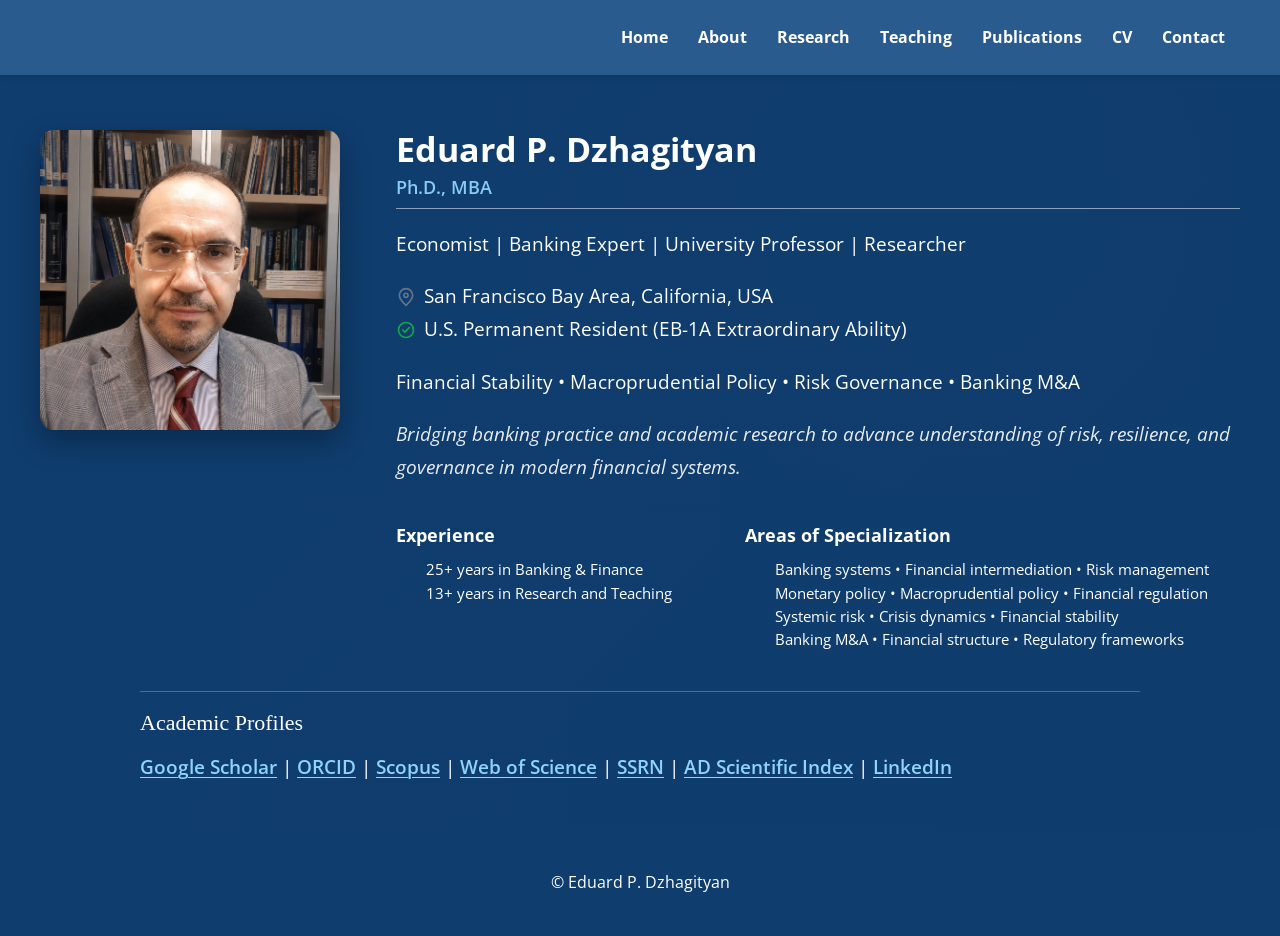
<file: index.html>
<!DOCTYPE html>

<html lang="en">

<head>
<meta charset="UTF-8">
<meta name="viewport" content="width=device-width, initial-scale=1.0">

<title>Eduard P. Dzhagityan</title>

<meta name="description" content="Eduard P. Dzhagityan, Ph.D., MBA — economist, university professor, researcher, and banking expert specializing in financial stability, macroprudential policy, systemic risk, risk governance, banking regulation, and banking M&A.">

<link rel="stylesheet" href="style.css">
</head>

<body>

<nav>
<a href="index.html">Home</a>
<a href="about.html">About</a>
<a href="research.html">Research</a>
<a href="teaching.html">Teaching</a>
<a href="publications.html">Publications</a>
<a href="cv.html">CV</a>
<a href="contact.html">Contact</a>
</nav>

<header>

<div class="container">

<div class="hero">

<img src="profile-new.jpg" alt="Eduard P. Dzhagityan">

<div class="hero-text">

<h1>
Eduard P. Dzhagityan
<span class="degrees">Ph.D., MBA</span>
</h1>

<p>
Economist | Banking Expert | University Professor | Researcher
</p>

<p class="residency-status">
<svg aria-hidden="true" width="20" height="20" viewBox="0 0 24 24" fill="none" stroke="#64748b" stroke-width="2" stroke-linecap="round" stroke-linejoin="round" style="vertical-align:-4px;margin-right:8px"><path d="M20 10c0 5-8 12-8 12S4 15 4 10a8 8 0 1 1 16 0Z"/><circle cx="12" cy="10" r="2.5"/></svg>San Francisco Bay Area, California, USA<br>
<svg aria-hidden="true" width="20" height="20" viewBox="0 0 24 24" fill="none" stroke="#16a34a" stroke-width="2" stroke-linecap="round" stroke-linejoin="round" style="vertical-align:-4px;margin-right:8px"><circle cx="12" cy="12" r="9"/><path d="m8 12 2.5 2.5L16 9"/></svg>U.S. Permanent Resident (EB-1A Extraordinary Ability)
</p>

<p>    
Financial Stability • Macroprudential Policy • Risk Governance • Banking M&A
</p>

<p style="font-style:italic; opacity:0.9;">
Bridging banking practice and academic research to advance understanding of risk, resilience, and governance in modern financial systems.
</p>

<div class="hero-highlights">
  <div>
    <strong>Experience</strong>
    <div style="margin-top:4px; margin-left:30px;">
        25+ years in Banking & Finance<br>
        13+ years in Research and Teaching
    </div>
</div>

  <div style="padding-left:15px;">
    <strong>Areas of Specialization</strong>
    <div style="margin-top:4px; margin-left:30px;">
        Banking systems • Financial intermediation • Risk management<br>
        Monetary policy • Macroprudential policy • Financial regulation<br>
        Systemic risk • Crisis dynamics • Financial stability<br>
        Banking M&A • Financial structure • Regulatory frameworks
    </div>
</div>
</div>




</div>
</div>
</div>
<div class="academic-profiles">
    <strong>Academic Profiles</strong>

<a href="https://scholar.google.com/citations?user=ScvrYH0AAAAJ" target="_blank">Google Scholar</a> |
<a href="https://orcid.org/0000-0003-3164-4696" target="_blank">ORCID</a> |
<a href="https://www.scopus.com/authid/detail.uri?authorId=57206865090" target="_blank">Scopus</a> |
<a href="https://www.webofscience.com/wos/author/record/E-4802-2016" target="_blank">Web of Science</a> |
<a href="https://papers.ssrn.com/sol3/papers.cfm?abstract_id=3195823" target="_blank">SSRN</a> |
<a href="https://adscientificindex.com/scientist/eduard-dzhagityan/5944820/" target="_blank">AD Scientific Index</a> |
<a href="https://www.linkedin.com/in/eduard-dzhagityan-02162433/" target="_blank">LinkedIn</a>
</div>
</header>

<footer>
© Eduard P. Dzhagityan
</footer>

</body>
</html>
</file>
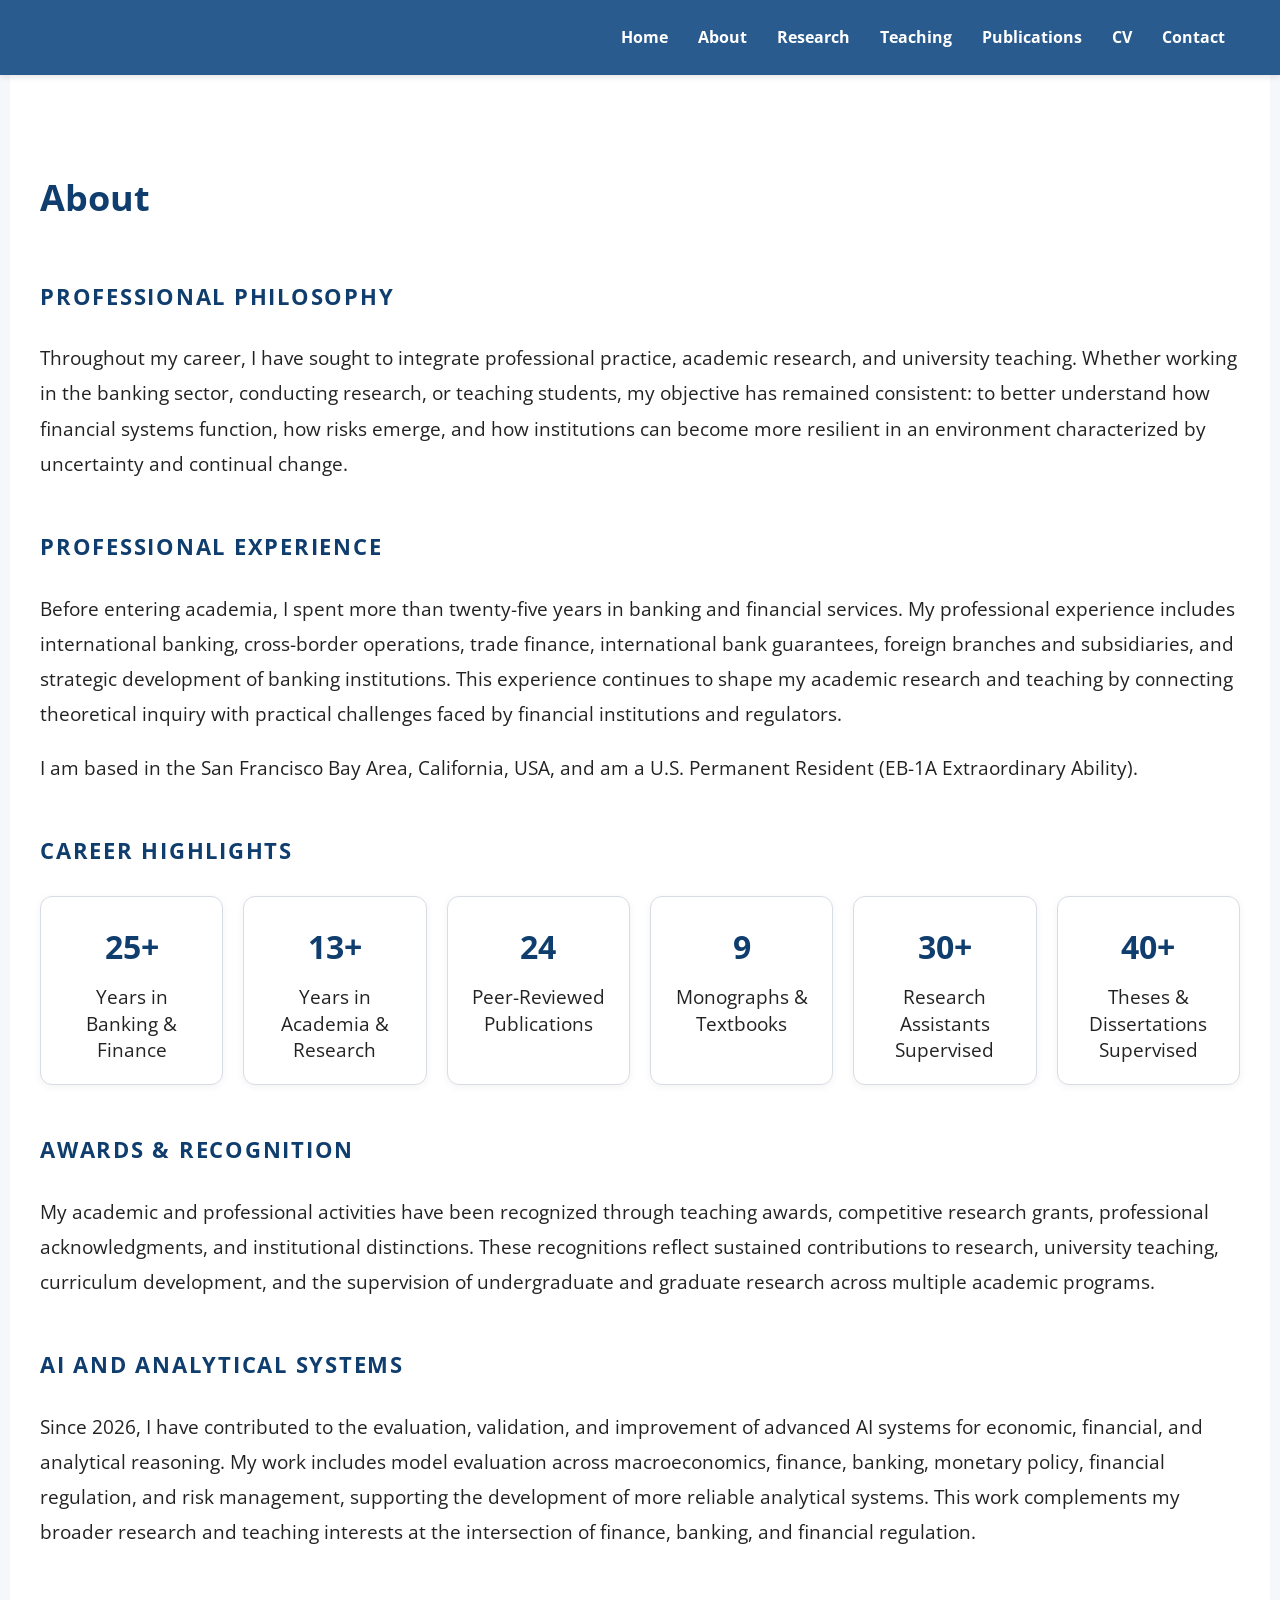
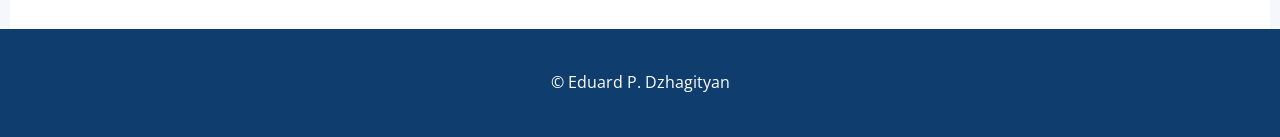
<file: about.html>
<!DOCTYPE html>
<html lang="en">
<head>
<meta charset="UTF-8">
<meta name="viewport" content="width=device-width, initial-scale=1.0">
<title>About | Eduard P. Dzhagityan</title>
<link rel="stylesheet" href="style.css">
</head>

<body>

<nav>
<a href="index.html">Home</a>
<a href="about.html">About</a>
<a href="research.html">Research</a>
<a href="teaching.html">Teaching</a>
<a href="publications.html">Publications</a>
<a href="cv.html">CV</a>
<a href="contact.html">Contact</a>
</nav>

<section class="page-section">

<h1>About</h1>

<h2>Professional Philosophy</h2>

<p>
Throughout my career, I have sought to integrate professional practice, academic research, and university teaching. Whether working in the banking sector, conducting research, or teaching students, my objective has remained consistent: to better understand how financial systems function, how risks emerge, and how institutions can become more resilient in an environment characterized by uncertainty and continual change.
</p>

<h2>Professional Experience</h2>

<p>
Before entering academia, I spent more than twenty-five years in banking and financial services. My professional experience includes international banking, cross-border operations, trade finance, international bank guarantees, foreign branches and subsidiaries, and strategic development of banking institutions. This experience continues to shape my academic research and teaching by connecting theoretical inquiry with practical challenges faced by financial institutions and regulators.
</p>

<p>
I am based in the San Francisco Bay Area, California, USA, and am a U.S. Permanent Resident (EB-1A Extraordinary Ability).
</p>

<h2>Career Highlights</h2>

<div class="highlights-grid">

<div class="highlight-card">
<strong>25+</strong>
<span>Years in Banking & Finance</span>
</div>

<div class="highlight-card">
<strong>13+</strong>
<span>Years in Academia & Research</span>
</div>

<div class="highlight-card">
<strong>24</strong>
<span>Peer-Reviewed Publications</span>
</div>

<div class="highlight-card">
<strong>9</strong>
<span>Monographs & Textbooks</span>
</div>

<div class="highlight-card">
<strong>30+</strong>
<span>Research Assistants Supervised</span>
</div>

<div class="highlight-card">
<strong>40+</strong>
<span>Theses & Dissertations Supervised</span>
</div>

</div>

<h2>Awards & Recognition</h2>

<p>
My academic and professional activities have been recognized through teaching awards, competitive research grants, professional acknowledgments, and institutional distinctions. These recognitions reflect sustained contributions to research, university teaching, curriculum development, and the supervision of undergraduate and graduate research across multiple academic programs.
</p>

<h2>AI and Analytical Systems</h2>

<p>
Since 2026, I have contributed to the evaluation, validation, and improvement of advanced AI systems for economic, financial, and analytical reasoning. My work includes model evaluation across macroeconomics, finance, banking, monetary policy, financial regulation, and risk management, supporting the development of more reliable analytical systems. This work complements my broader research and teaching interests at the intersection of finance, banking, and financial regulation.
</p>
  
</section>

<footer>
© Eduard P. Dzhagityan
</footer>

</body>
</html>
</file>
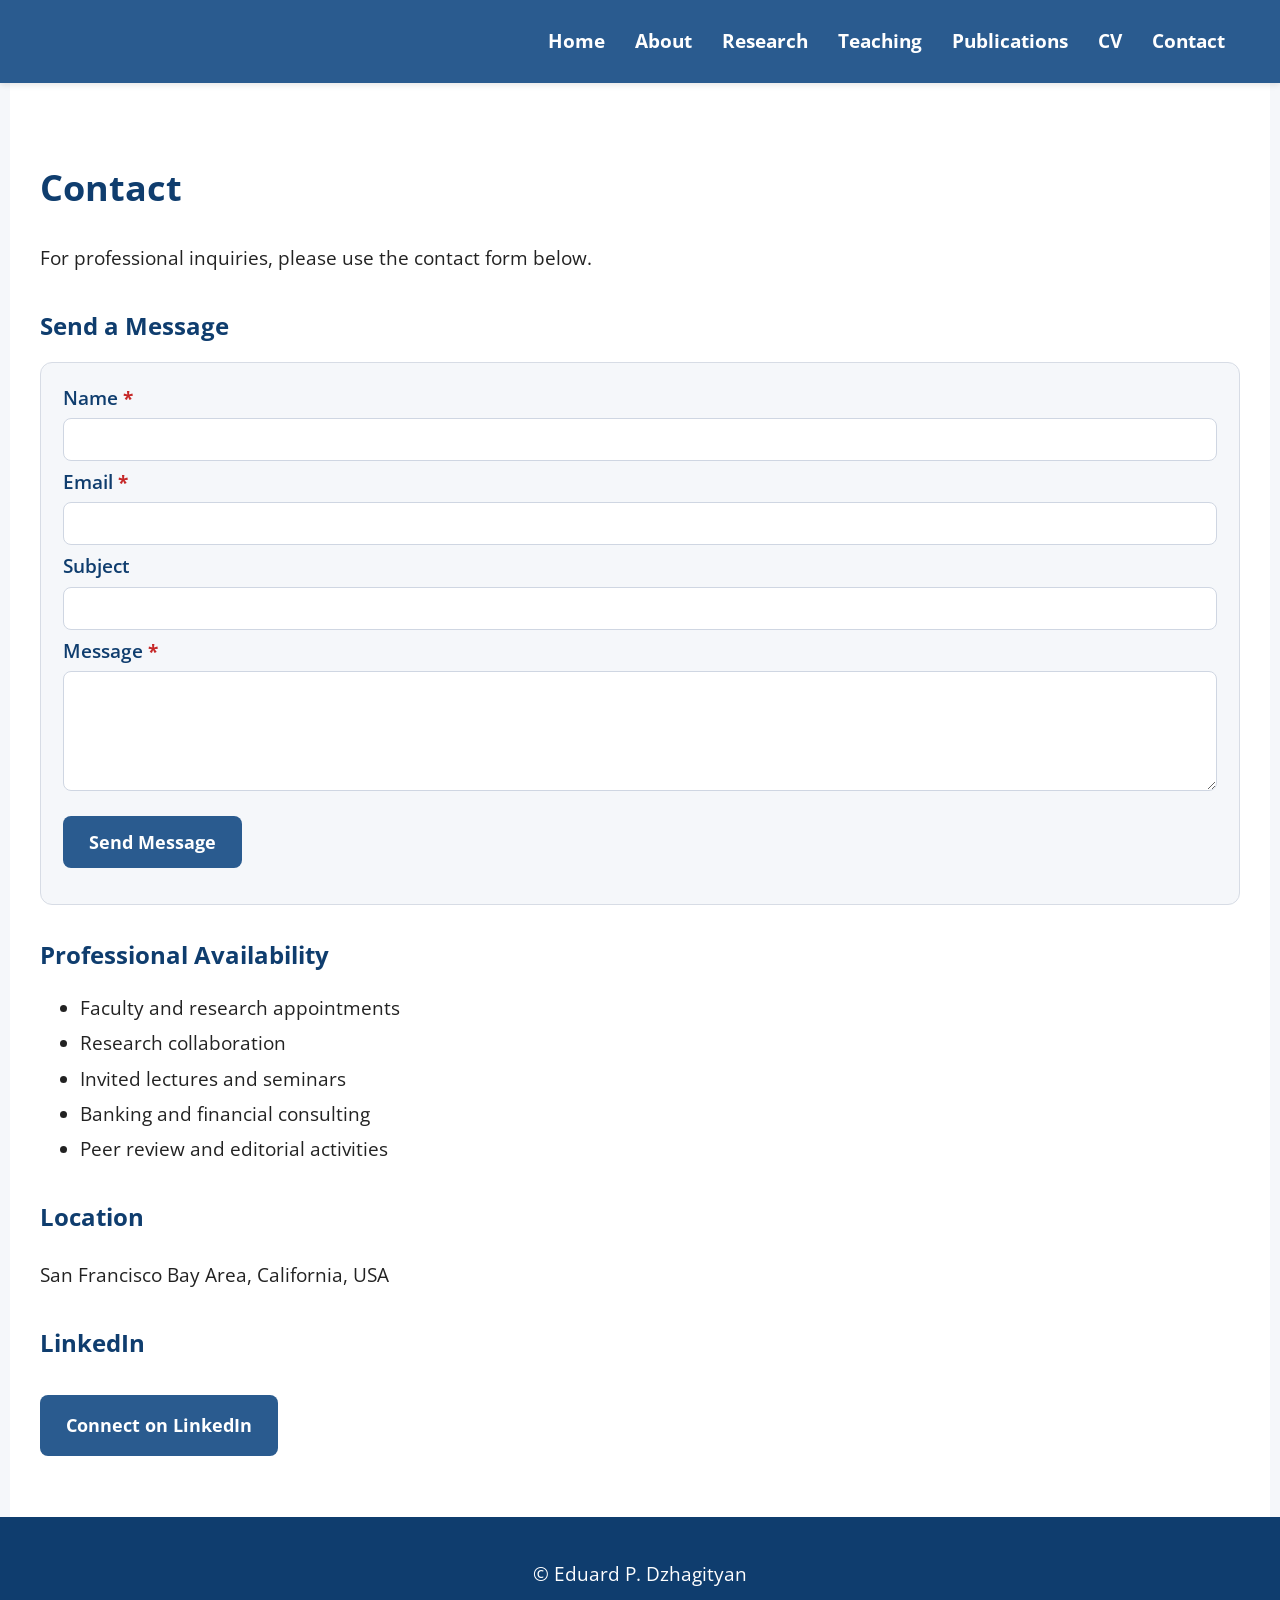
<file: contact.html>
<!DOCTYPE html>
<html lang="en">
<head>
<meta charset="UTF-8">
<meta name="viewport" content="width=device-width, initial-scale=1.0">

<link rel="preconnect" href="https://fonts.googleapis.com">
<link rel="preconnect" href="https://fonts.gstatic.com" crossorigin>
<link href="https://fonts.googleapis.com/css2?family=Open+Sans:wght@400;600;700&display=swap" rel="stylesheet">

<title>Contact | Eduard P. Dzhagityan</title>

<style>
body{
    margin:0;
    font-family:"Open Sans", Arial, sans-serif;
    font-size:19px;
    background:#f5f7fa;
    color:#222;
    line-height:1.85;
}
#form-status{
    margin:18px 0 0;
    color:#0f3d6e;
    font-style:italic;
    font-weight:600;
}

nav{
    background:#2a5b8f;
    padding:24px 40px;
    box-shadow:0 2px 6px rgba(0,0,0,.1);
    position:sticky;
    top:0;
    z-index:10;
    display:flex;
    justify-content:flex-end;
    align-items:center;
}

nav a{
    margin:0 15px;
    text-decoration:none;
    color:white;
    font-weight:bold;
}

nav a:hover{
    color:#8fd3ff;
}

section{
    max-width:1200px;
    margin:auto;
    padding:42px 30px;
    background:white;
}

h1{
    color:#0f3d6e;
    font-size:36px;
    margin-bottom:18px;
}

h2{
    color:#0f3d6e;
    font-size:24px;
    margin-top:28px;
    margin-bottom:14px;
}

.contact-box{
    background:#f5f7fa;
    border:1px solid #d7dce5;
    border-radius:12px;
    padding:18px 22px;
    margin-top:14px;
}

.form-row{
    margin-bottom:4px;
}

label{
    display:block;
    font-weight:600;
    margin-bottom:2px;
    color:#0f3d6e;
}

.required{
    color:#c62828;
    font-weight:700;
}

input,
textarea{
    width:100%;
    box-sizing:border-box;
    padding:9px 14px;
    font-family:"Open Sans", Arial, sans-serif;
    font-size:17px;
    border:1px solid #cfd6e2;
    border-radius:8px;
}

textarea{
    min-height:120px;
    resize:vertical;
}

.button{
    display:inline-block;
    margin-top:10px;
    padding:14px 26px;
    background:#2a5b8f;
    color:white;
    text-decoration:none;
    font-weight:bold;
    border:none;
    border-radius:8px;
    cursor:pointer;
    font-family:"Open Sans", Arial, sans-serif;
    font-size:18px;
}

.button:hover{
    background:#1f4873;
}

ul{
    margin-top:10px;
}

footer{
    text-align:center;
    padding:40px;
    background:#0f3d6e;
    color:white;
}
</style>
</head>

<body>

<nav>
<a href="index.html">Home</a>
<a href="about.html">About</a>
<a href="research.html">Research</a>
<a href="teaching.html">Teaching</a>
<a href="publications.html">Publications</a>
<a href="cv.html">CV</a>
<a href="contact.html">Contact</a>
</nav>

<section>

<h1>Contact</h1>

<p>
For professional inquiries, please use the contact form below.
</p>

<h2>Send a Message</h2>

<div class="contact-box">

<form id="contact-form">

<div style="display:none;">
    <label>
        Leave this field empty
        <input type="text" name="_gotcha">
    </label>
</div>

<div class="form-row">
<label for="name">Name <span class="required">*</span></label>
<input type="text" id="name" name="name" autocomplete="name" required>
</div>

<div class="form-row">
<label for="email">Email <span class="required">*</span></label>
<input type="email" id="email" name="email" autocomplete="email" required>
</div>

<div class="form-row">
<label for="subject">Subject</label>
<input type="text" id="subject" name="subject">
</div>

<div class="form-row">
<label for="message">Message <span class="required">*</span></label>
<textarea id="message" name="message" required></textarea>
</div>

<button class="button" type="submit">Send Message</button>
<p id="form-status" role="status"></p>

</form>

</div>

<h2>Professional Availability</h2>

<ul>
<li>Faculty and research appointments</li>
<li>Research collaboration</li>
<li>Invited lectures and seminars</li>
<li>Banking and financial consulting</li>
<li>Peer review and editorial activities</li>
</ul>

<h2>Location</h2>

<p>
San Francisco Bay Area, California, USA
</p>

<h2>LinkedIn</h2>

<p>
<a
    class="button"
    href="https://www.linkedin.com/in/eduard-dzhagityan-02162433/"
    target="_blank"
    rel="noopener noreferrer"
>
Connect on LinkedIn
</a>
</p>

</section>

<footer>
© Eduard P. Dzhagityan
</footer>

<script>
const form = document.getElementById("contact-form");
const status = document.getElementById("form-status");

form.addEventListener("submit", async (event) => {
  event.preventDefault();

  const button = form.querySelector('button[type="submit"]');
  button.disabled = true;
  button.textContent = "Sending...";
  status.textContent = "";

  try {
    const data = new FormData(form);
    const response = await fetch(
      "https://contact-verification.dzhagityan.workers.dev/submit",
      {
        method: "POST",
        headers: { "Content-Type": "application/json" },
        body: JSON.stringify({
          name: data.get("name").trim(),
          email: data.get("email").trim(),
          subject: data.get("subject").trim(),
          message: data.get("message").trim()
        })
      }
    );

    const result = await response.json();

    if (!response.ok) {
      throw new Error(result.error || "Unable to send the message.");
    }

    form.reset();
    status.textContent =
      "Please check your email and click the confirmation link to send your message.";
  } catch (error) {
    status.textContent =
      "The message could not be sent. Please try again.";
  } finally {
    button.disabled = false;
    button.textContent = "Send Message";
  }
});
</script>
    
</body>
</html>
</file>
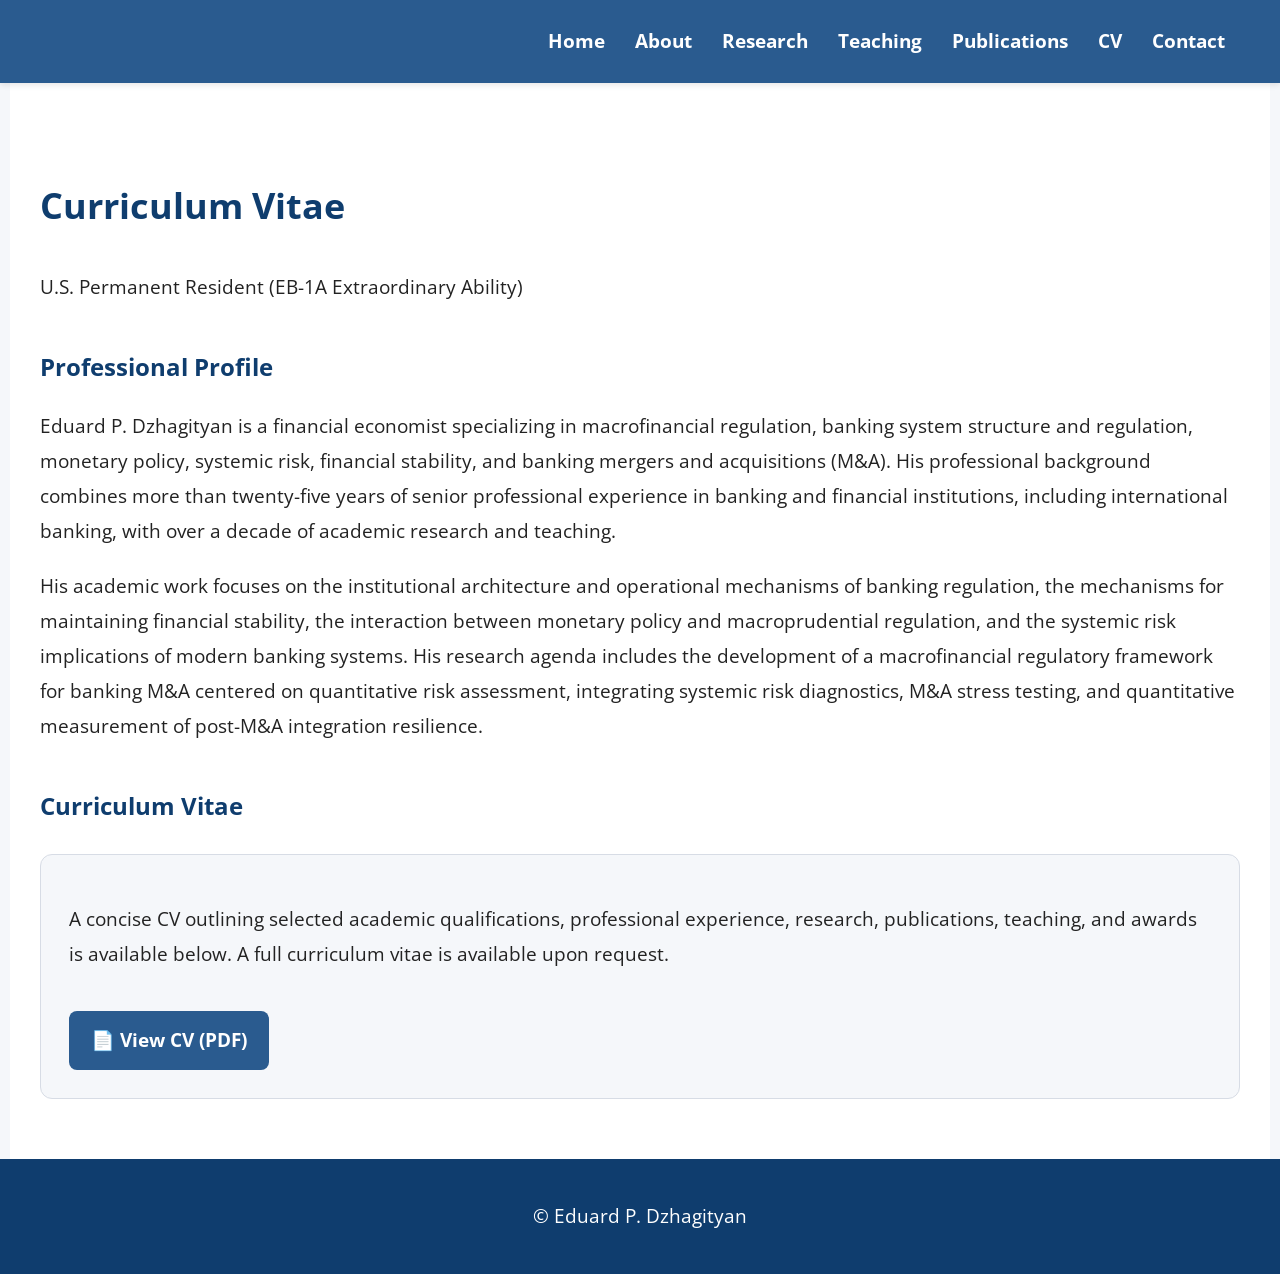
<file: cv.html>
<!DOCTYPE html>
<html lang="en">
<head>
<meta charset="UTF-8">
<meta name="viewport" content="width=device-width, initial-scale=1.0">
<link rel="preconnect" href="https://fonts.googleapis.com">
<link rel="preconnect" href="https://fonts.gstatic.com" crossorigin>
<link href="https://fonts.googleapis.com/css2?family=Open+Sans:wght@400;600;700&display=swap" rel="stylesheet">
<title>CV | Eduard P. Dzhagityan</title>

<style>
body{
    margin:0;
    font-family:"Open Sans", Arial, sans-serif;
    font-size:19px;
    background:#f5f7fa;
    color:#222;
    line-height:1.85;
}

nav{
    background:#2a5b8f;
    padding:24px 40px;
    box-shadow:0 2px 6px rgba(0,0,0,.1);
    position:sticky;
    top:0;
    z-index:10;
    display:flex;
    justify-content:flex-end;
    align-items:center;
}

nav a{
    margin:0 15px;
    text-decoration:none;
    color:white;
    font-weight:bold;
}

nav a:hover{
    color:#8fd3ff;
}

section{
    max-width:1200px;
    margin:auto;
    padding:60px 30px;
    background:white;
}

h1{
    color:#0f3d6e;
    font-size:36px;
    margin-bottom:30px;
}

h2{
    color:#0f3d6e;
    font-size:24px;
    margin-top:40px;
}

.cv-box{
    background:#f5f7fa;
    border:1px solid #d7dce5;
    border-radius:12px;
    padding:28px;
    margin-top:25px;
}

.button{
    display:inline-block;
    margin-top:20px;
    padding:12px 22px;
    background:#2a5b8f;
    color:white;
    text-decoration:none;
    font-weight:bold;
    border-radius:8px;
}

.button:hover{
    background:#1f4873;
}

footer{
    text-align:center;
    padding:40px;
    background:#0f3d6e;
    color:white;
}
</style>
</head>

<body>

<nav>
<a href="index.html">Home</a>
<a href="about.html">About</a>
<a href="research.html">Research</a>
<a href="teaching.html">Teaching</a>
<a href="publications.html">Publications</a>
<a href="cv.html">CV</a>
<a href="contact.html">Contact</a>
</nav>

<section>

<h1>Curriculum Vitae</h1>

<p>U.S. Permanent Resident (EB-1A Extraordinary Ability)</p>

<h2>Professional Profile</h2>

<p>
Eduard P. Dzhagityan is a financial economist specializing in macrofinancial regulation,
banking system structure and regulation, monetary policy, systemic risk, financial stability, and banking
mergers and acquisitions (M&A). His professional background combines more than twenty-five
years of senior professional experience in banking and financial institutions, including
international banking, with over a decade of academic research and teaching.
</p>

<p>
His academic work focuses on the institutional architecture and operational mechanisms of
banking regulation, the mechanisms for maintaining financial stability, the interaction between
monetary policy and macroprudential regulation, and the systemic risk implications of modern
banking systems. His research agenda includes the development of a macrofinancial regulatory
framework for banking M&A centered on quantitative risk assessment, integrating systemic risk
diagnostics, M&A stress testing, and quantitative measurement of post-M&A integration
resilience.
</p>

<h2>Curriculum Vitae</h2>

<div class="cv-box">
<p>
A concise CV outlining selected academic qualifications, professional experience,
research, publications, teaching, and awards is available below. A full curriculum
vitae is available upon request.
</p>

<a class="button" href="Eduard_Dzhagityan_CV.pdf" target="_blank" rel="noopener noreferrer">
    📄 View CV (PDF)
</a>
</div>

</section>

<footer>
© Eduard P. Dzhagityan
</footer>

</body>
</html>
</file>
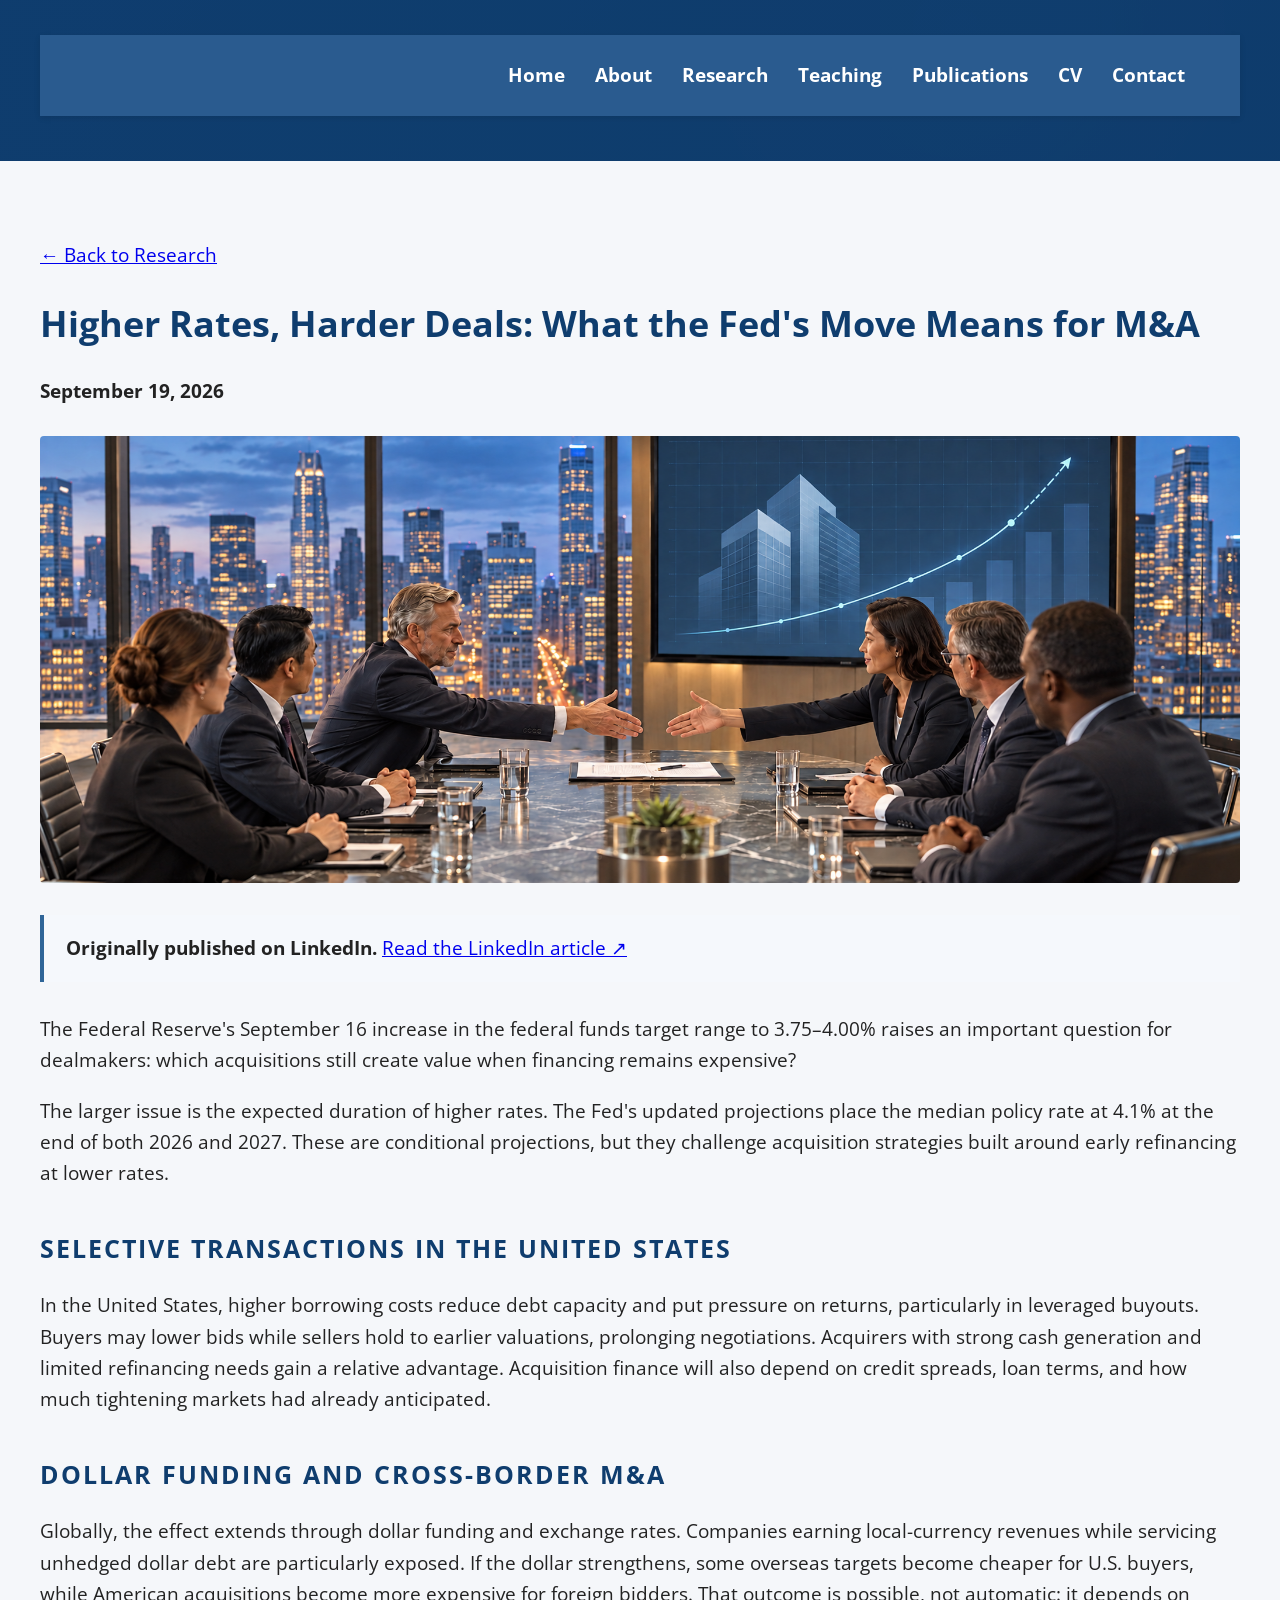
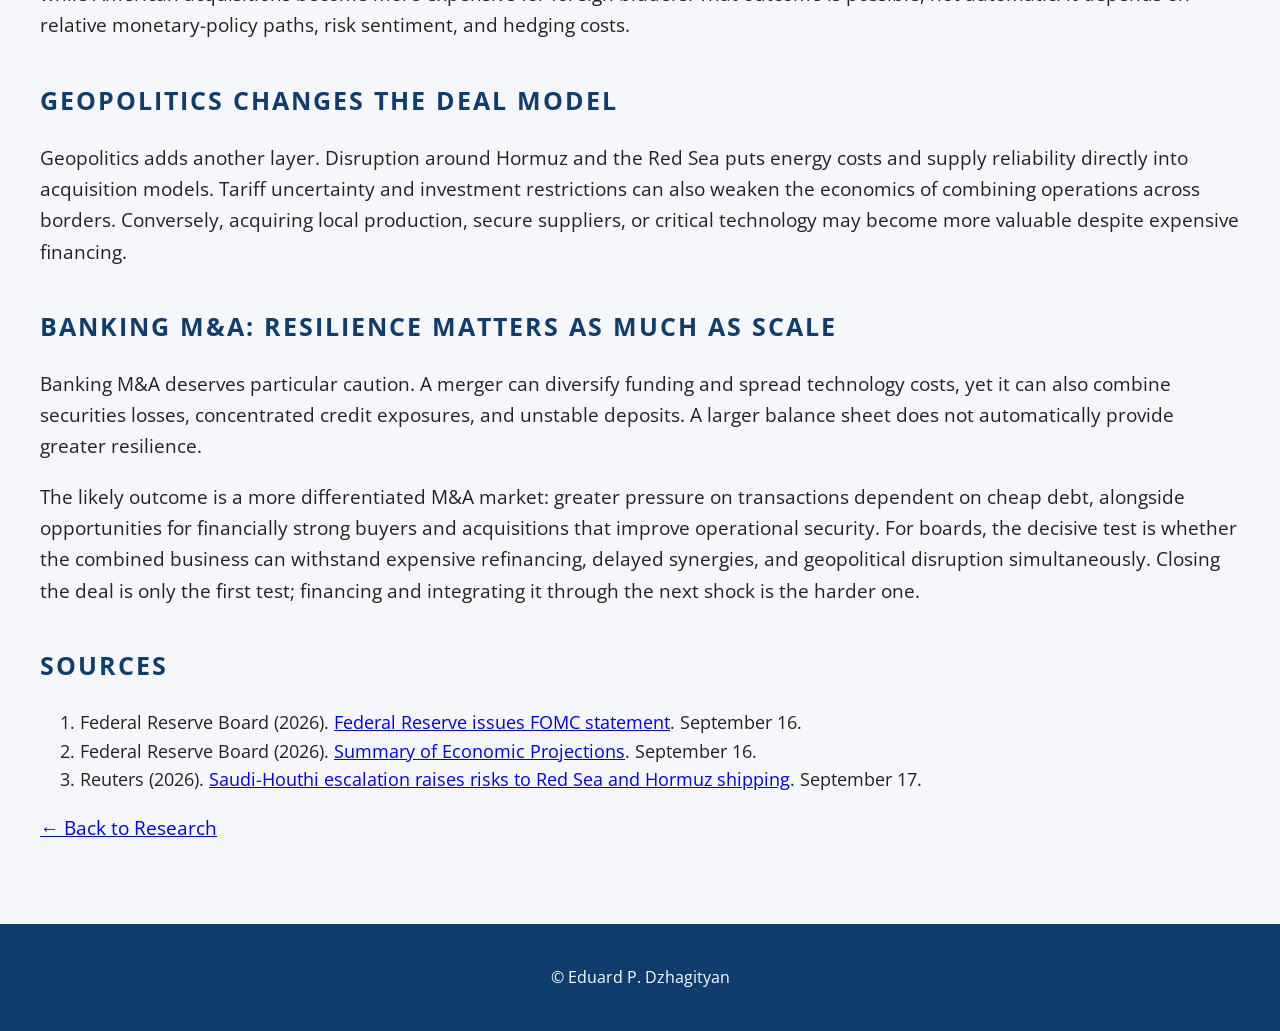
<file: higher-rates-harder-deals.html>
<!DOCTYPE html>
<html lang="en">

<head>
<meta charset="UTF-8">
<meta name="viewport" content="width=device-width, initial-scale=1.0">

<title>Higher Rates, Harder Deals: What the Fed's Move Means for M&amp;A | Eduard P. Dzhagityan</title>

<meta name="description" content="How higher U.S. policy rates and geopolitical uncertainty affect M&amp;A financing, valuation, cross-border transactions, and banking consolidation.">

<link rel="stylesheet" href="../style.css">
<style>
main section {
    font-size: 19px;
    line-height: 1.65;
}

main section p {
    font-size: 19px;
    line-height: 1.65;
}

main section li {
    font-size: 18px;
    line-height: 1.6;
}

main section h1 {
    font-size: 36px;
    line-height: 1.25;
}

main section h2 {
    font-size: 25px;
    line-height: 1.35;
    margin-top: 42px;
}

.research-note-cover {
    width: 100%;
    display: block;
    margin: 28px 0 32px;
    border-radius: 4px;
}

.linkedin-source {
    padding: 18px 22px;
    margin: 28px 0 32px;
    background: #f5f8fc;
    border-left: 4px solid #2f6598;
}

.linkedin-source p {
    margin: 0;
}

@media (max-width: 700px) {
    main section,
    main section p {
        font-size: 17px;
    }

    main section h1 {
        font-size: 30px;
    }
}
</style>

</head>

<body>

<header>
<nav>
<a href="../index.html">Home</a>
<a href="../about.html">About</a>
<a href="../research.html">Research</a>
<a href="../teaching.html">Teaching</a>
<a href="../publications.html">Publications</a>
<a href="../cv.html">CV</a>
<a href="../contact.html">Contact</a>
</nav>
</header>

<main>

<section>

<p><a href="../research.html">← Back to Research</a></p>

<h1>Higher Rates, Harder Deals: What the Fed's Move Means for M&amp;A</h1>

<p><strong>September 19, 2026</strong></p>

<img class="research-note-cover" src="higher-rates-harder-deals-cover.png" alt="Executive teams discussing a merger in a city boardroom, with a rising-rate presentation screen in the background.">

<div class="linkedin-source">
  <p>
    <strong>Originally published on LinkedIn.</strong>
    <a href="https://www.linkedin.com/pulse/higher-rates-harder-deals-what-feds-move-means-ma-eduard-dzhagityan-rapbc/" target="_blank" rel="noopener noreferrer">Read the LinkedIn article ↗</a>
  </p>
</div>

<p>
The Federal Reserve's September 16 increase in the federal funds target range to 3.75–4.00% raises an important question for dealmakers: which acquisitions still create value when financing remains expensive?
</p>

<p>
The larger issue is the expected duration of higher rates. The Fed's updated projections place the median policy rate at 4.1% at the end of both 2026 and 2027. These are conditional projections, but they challenge acquisition strategies built around early refinancing at lower rates.
</p>

<h2>Selective transactions in the United States</h2>

<p>
In the United States, higher borrowing costs reduce debt capacity and put pressure on returns, particularly in leveraged buyouts. Buyers may lower bids while sellers hold to earlier valuations, prolonging negotiations. Acquirers with strong cash generation and limited refinancing needs gain a relative advantage. Acquisition finance will also depend on credit spreads, loan terms, and how much tightening markets had already anticipated.
</p>

<h2>Dollar funding and cross-border M&amp;A</h2>

<p>
Globally, the effect extends through dollar funding and exchange rates. Companies earning local-currency revenues while servicing unhedged dollar debt are particularly exposed. If the dollar strengthens, some overseas targets become cheaper for U.S. buyers, while American acquisitions become more expensive for foreign bidders. That outcome is possible, not automatic: it depends on relative monetary-policy paths, risk sentiment, and hedging costs.
</p>

<h2>Geopolitics changes the deal model</h2>

<p>
Geopolitics adds another layer. Disruption around Hormuz and the Red Sea puts energy costs and supply reliability directly into acquisition models. Tariff uncertainty and investment restrictions can also weaken the economics of combining operations across borders. Conversely, acquiring local production, secure suppliers, or critical technology may become more valuable despite expensive financing.
</p>

<h2>Banking M&amp;A: resilience matters as much as scale</h2>

<p>
Banking M&amp;A deserves particular caution. A merger can diversify funding and spread technology costs, yet it can also combine securities losses, concentrated credit exposures, and unstable deposits. A larger balance sheet does not automatically provide greater resilience.
</p>

<p>
The likely outcome is a more differentiated M&amp;A market: greater pressure on transactions dependent on cheap debt, alongside opportunities for financially strong buyers and acquisitions that improve operational security. For boards, the decisive test is whether the combined business can withstand expensive refinancing, delayed synergies, and geopolitical disruption simultaneously. Closing the deal is only the first test; financing and integrating it through the next shock is the harder one.
</p>

<h2>Sources</h2>

<ol>
  <li>
    Federal Reserve Board (2026). <a href="https://www.federalreserve.gov/newsevents/pressreleases/monetary20260916a.htm">Federal Reserve issues FOMC statement</a>. September 16.
  </li>
  <li>
    Federal Reserve Board (2026). <a href="https://www.federalreserve.gov/monetarypolicy/fomcprojtabl20260916.htm">Summary of Economic Projections</a>. September 16.
  </li>
  <li>
    Reuters (2026). <a href="https://www.reuters.com/world/middle-east/trump-hopes-iran-war-nearing-end-houthi-saudi-fighting-escalates-2026-09-17/">Saudi-Houthi escalation raises risks to Red Sea and Hormuz shipping</a>. September 17.
  </li>
</ol>

<p><a href="../research.html">← Back to Research</a></p>

</section>

</main>

<footer>© Eduard P. Dzhagityan</footer>

</body>
</html>
</file>
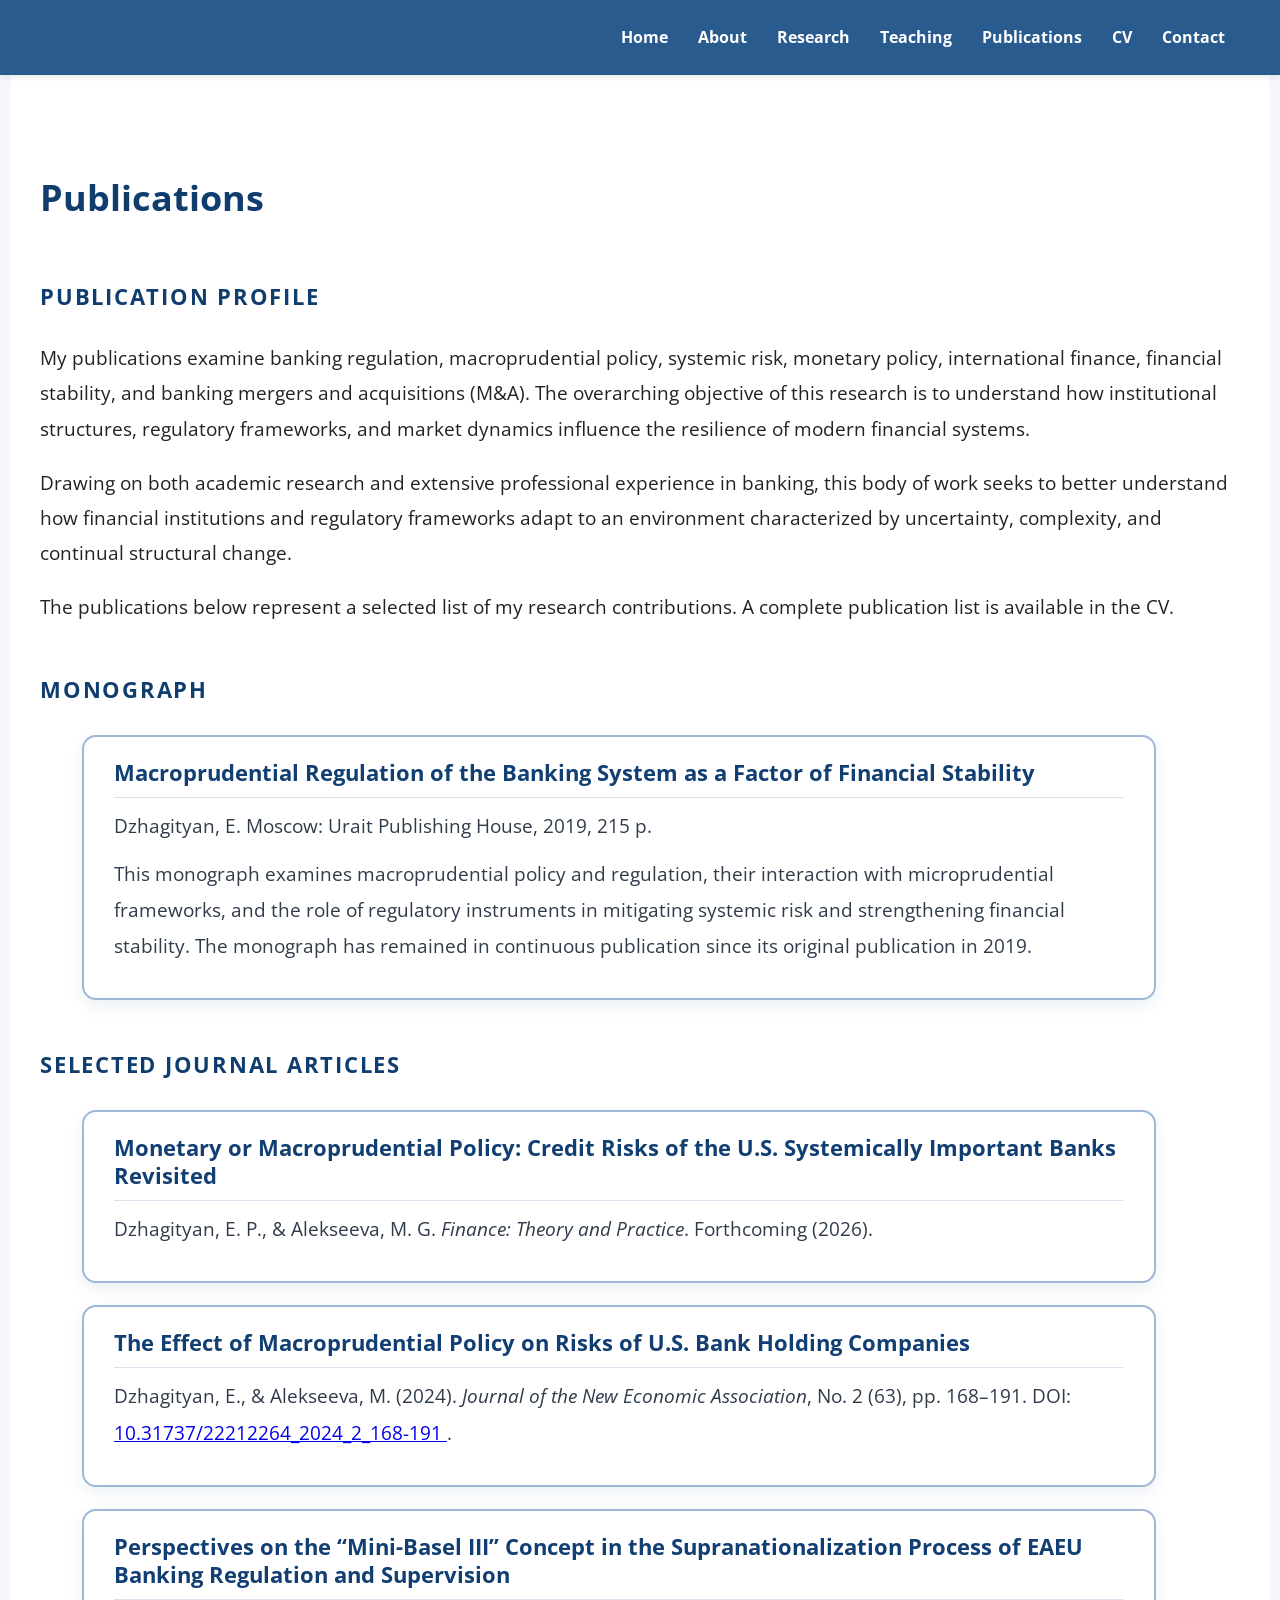
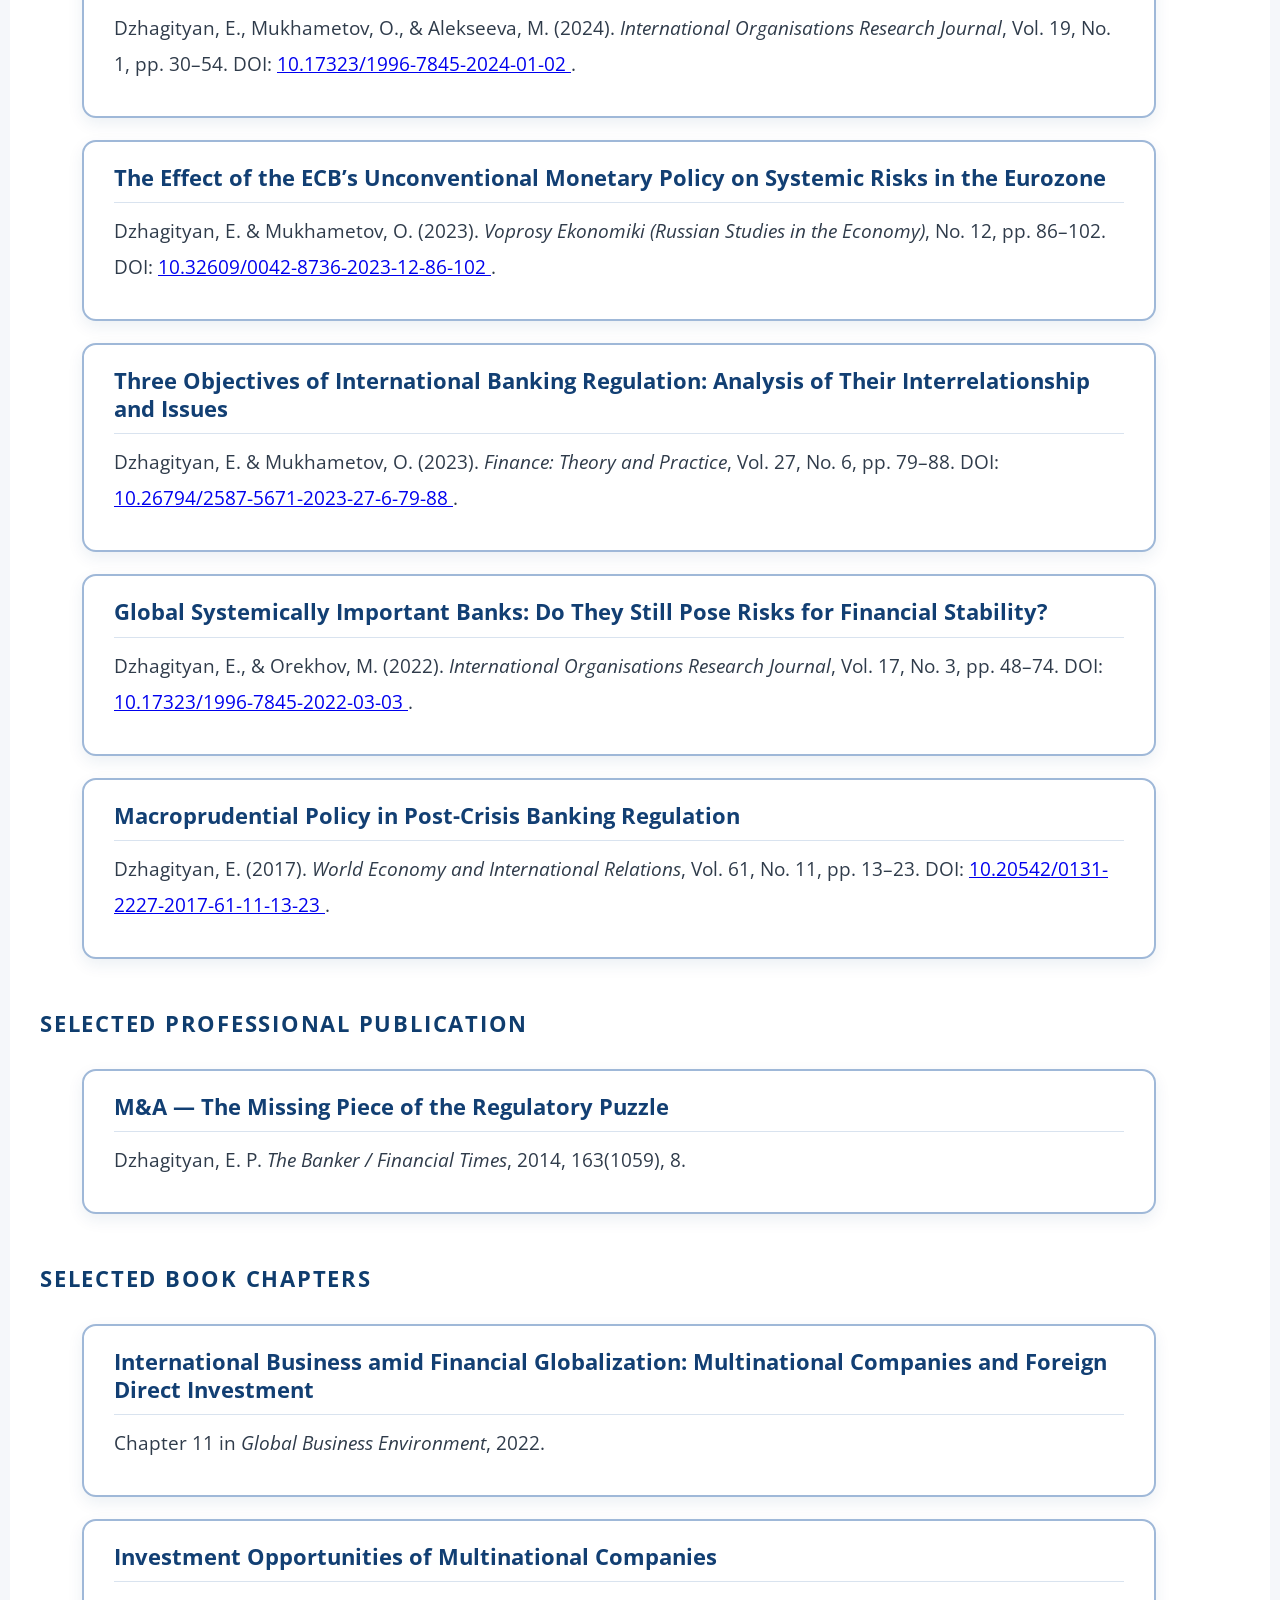
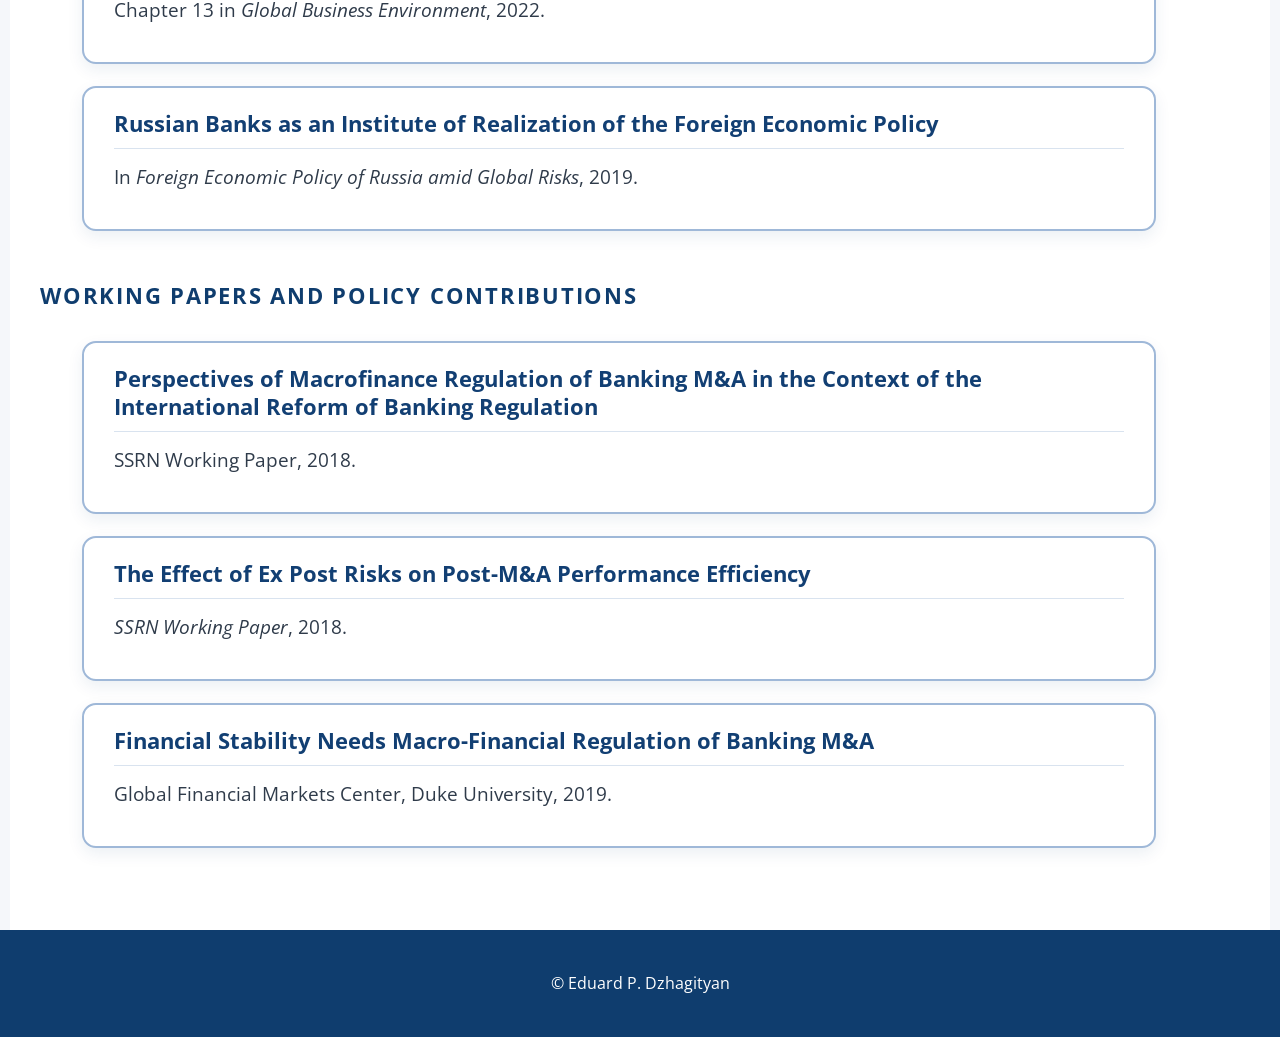
<file: publications.html>
<!DOCTYPE html>
<html lang="en">
<head>
<meta charset="UTF-8">
<meta name="viewport" content="width=device-width, initial-scale=1.0">
<title>Publications | Eduard P. Dzhagityan</title>
<link rel="stylesheet" href="style.css?v=2">
</head>
<body>

<nav>
<a href="index.html">Home</a>
<a href="about.html">About</a>
<a href="research.html">Research</a>
<a href="teaching.html">Teaching</a>
<a href="publications.html">Publications</a>
<a href="cv.html">CV</a>
<a href="contact.html">Contact</a>
</nav>

<section class="page-section publications-page">

<h1>Publications</h1>

<h2>Publication Profile</h2>

<p>
My publications examine banking regulation, macroprudential policy, systemic risk, monetary
policy, international finance, financial stability, and banking mergers and acquisitions (M&A).
The overarching objective of this research is to understand how institutional structures,
regulatory frameworks, and market dynamics influence the resilience of modern financial systems.
</p>

<p>
Drawing on both academic research and extensive professional experience in banking, this body
of work seeks to better understand how financial institutions and regulatory frameworks adapt
to an environment characterized by uncertainty, complexity, and continual structural change.
</p>

<p>
The publications below represent a selected list of my research contributions.
A complete publication list is available in the CV.
</p>

<h2>Monograph</h2>

<div class="publication">
<h3>Macroprudential Regulation of the Banking System as a Factor of Financial Stability</h3>
<p>
Dzhagityan, E. Moscow: Urait Publishing House, 2019, 215 p.
</p>
<p>
This monograph examines macroprudential policy and regulation, their interaction with
microprudential frameworks, and the role of regulatory instruments in mitigating systemic risk
and strengthening financial stability. The monograph has remained in continuous publication
since its original publication in 2019.
</p>
</div>

<h2>Selected Journal Articles</h2>

<div class="publication">
<h3>Monetary or Macroprudential Policy: Credit Risks of the U.S. Systemically Important Banks Revisited</h3>
<p>
Dzhagityan, E. P., &amp; Alekseeva, M. G.
<em>Finance: Theory and Practice</em>. Forthcoming (2026).
</p>
</div>

<div class="publication">
<h3>The Effect of Macroprudential Policy on Risks of U.S. Bank Holding Companies</h3>
<p>
<!-- 2. The Effect of Macroprudential Policy on Risks of U.S. Bank Holding Companies -->
Dzhagityan, E., &amp; Alekseeva, M. (2024).
<em>Journal of the New Economic Association</em>, No. 2 (63), pp. 168–191.
DOI:
<a href="https://www.econorus.org/enjsub.phtml?id=427"
   target="_blank" rel="noopener">
10.31737/22212264_2024_2_168-191
</a>.
</p>
</div>

<div class="publication">
<h3>Perspectives on the “Mini-Basel III” Concept in the Supranationalization Process of EAEU Banking Regulation and Supervision</h3>
<p>
<!-- 3. Perspectives of the “Mini-Basel III” Concept... -->
Dzhagityan, E., Mukhametov, O., &amp; Alekseeva, M. (2024).
<em>International Organisations Research Journal</em>,
Vol. 19, No. 1, pp. 30–54.
DOI:
<a href="https://journals.rcsi.science/1996-7845/article/view/406887"
   target="_blank" rel="noopener">
10.17323/1996-7845-2024-01-02
</a>.
</p>
</div>

<div class="publication">
<h3>The Effect of the ECB’s Unconventional Monetary Policy on Systemic Risks in the Eurozone</h3>
<p>
<!-- 4. The Effect of the ECB’s Unconventional Monetary Policy... -->
Dzhagityan, E. &amp; Mukhametov, O. (2023).
<em>Voprosy Ekonomiki (Russian Studies in the Economy)</em>,
No. 12, pp. 86–102.
DOI:
<a href="https://ideas.repec.org/a/nos/voprec/y2023id4221.html"
   target="_blank" rel="noopener">
10.32609/0042-8736-2023-12-86-102
</a>.
</p>
</div>

<div class="publication">
<h3>Three Objectives of International Banking Regulation: Analysis of Their Interrelationship and Issues</h3>
<p>
<!-- 5. Three Objectives of International Banking Regulation... -->
Dzhagityan, E. &amp; Mukhametov, O. (2023).
<em>Finance: Theory and Practice</em>,
Vol. 27, No. 6, pp. 79–88.
DOI:
<a href="https://doaj.org/article/2f83eabf5421465f84fb8fd83114adab"
   target="_blank" rel="noopener">
10.26794/2587-5671-2023-27-6-79-88
</a>.
</p>
</div>

<div class="publication">
<h3>Global Systemically Important Banks: Do They Still Pose Risks for Financial Stability?</h3>

<p>
Dzhagityan, E., &amp; Orekhov, M. (2022).
<em>International Organisations Research Journal</em>,
Vol. 17, No. 3, pp. 48–74.
DOI:
<a href="https://iorj.hse.ru/issue/view/2437"
   target="_blank" rel="noopener">
10.17323/1996-7845-2022-03-03
</a>.
</p>
</div>

<div class="publication">
<h3>Macroprudential Policy in Post-Crisis Banking Regulation</h3>
<p>
<!-- 7. Macroprudential Policy in Post-Crisis Banking Regulation -->
Dzhagityan, E. (2017).
<em>World Economy and International Relations</em>,
Vol. 61, No. 11, pp. 13–23.
DOI:
<a href="https://www.imemo.ru/en/jour/meimo/index.php?id=8212&amp;jid=8201&amp;jj=49&amp;page_id=685"
   target="_blank" rel="noopener">
10.20542/0131-2227-2017-61-11-13-23
</a>.
</p>
</div>

<h2>Selected Professional Publication</h2>

<div class="publication">
<h3>M&A — The Missing Piece of the Regulatory Puzzle</h3>
<p>
Dzhagityan, E. P.
<em>The Banker / Financial Times</em>, 2014, 163(1059), 8.
</p>
</div>

<h2>Selected Book Chapters</h2>

<div class="publication">
<h3>International Business amid Financial Globalization: Multinational Companies and Foreign Direct Investment</h3>
<p>
Chapter 11 in <em>Global Business Environment</em>, 2022.
</p>
</div>

<div class="publication">
<h3>Investment Opportunities of Multinational Companies</h3>
<p>
Chapter 13 in <em>Global Business Environment</em>, 2022.
</p>
</div>

<div class="publication">
<h3>Russian Banks as an Institute of Realization of the Foreign Economic Policy</h3>
<p>
In <em>Foreign Economic Policy of Russia amid Global Risks</em>, 2019.
</p>
</div>

<h2>Working Papers and Policy Contributions</h2>

<div class="publication">
<h3>Perspectives of Macrofinance Regulation of Banking M&A in the Context of the International Reform of Banking Regulation</h3>
<p>
SSRN Working Paper, 2018.
</p>
</div>

<div class="publication">
<h3>The Effect of Ex Post Risks on Post-M&A Performance Efficiency</h3>
<p>
<em>SSRN Working Paper</em>, 2018.
</p>
</div>

<div class="publication">
<h3>Financial Stability Needs Macro-Financial Regulation of Banking M&A</h3>
<p>
Global Financial Markets Center, Duke University, 2019.
</p>
</div>

</section>

<footer>
© Eduard P. Dzhagityan
</footer>

</body>
</html>
</file>
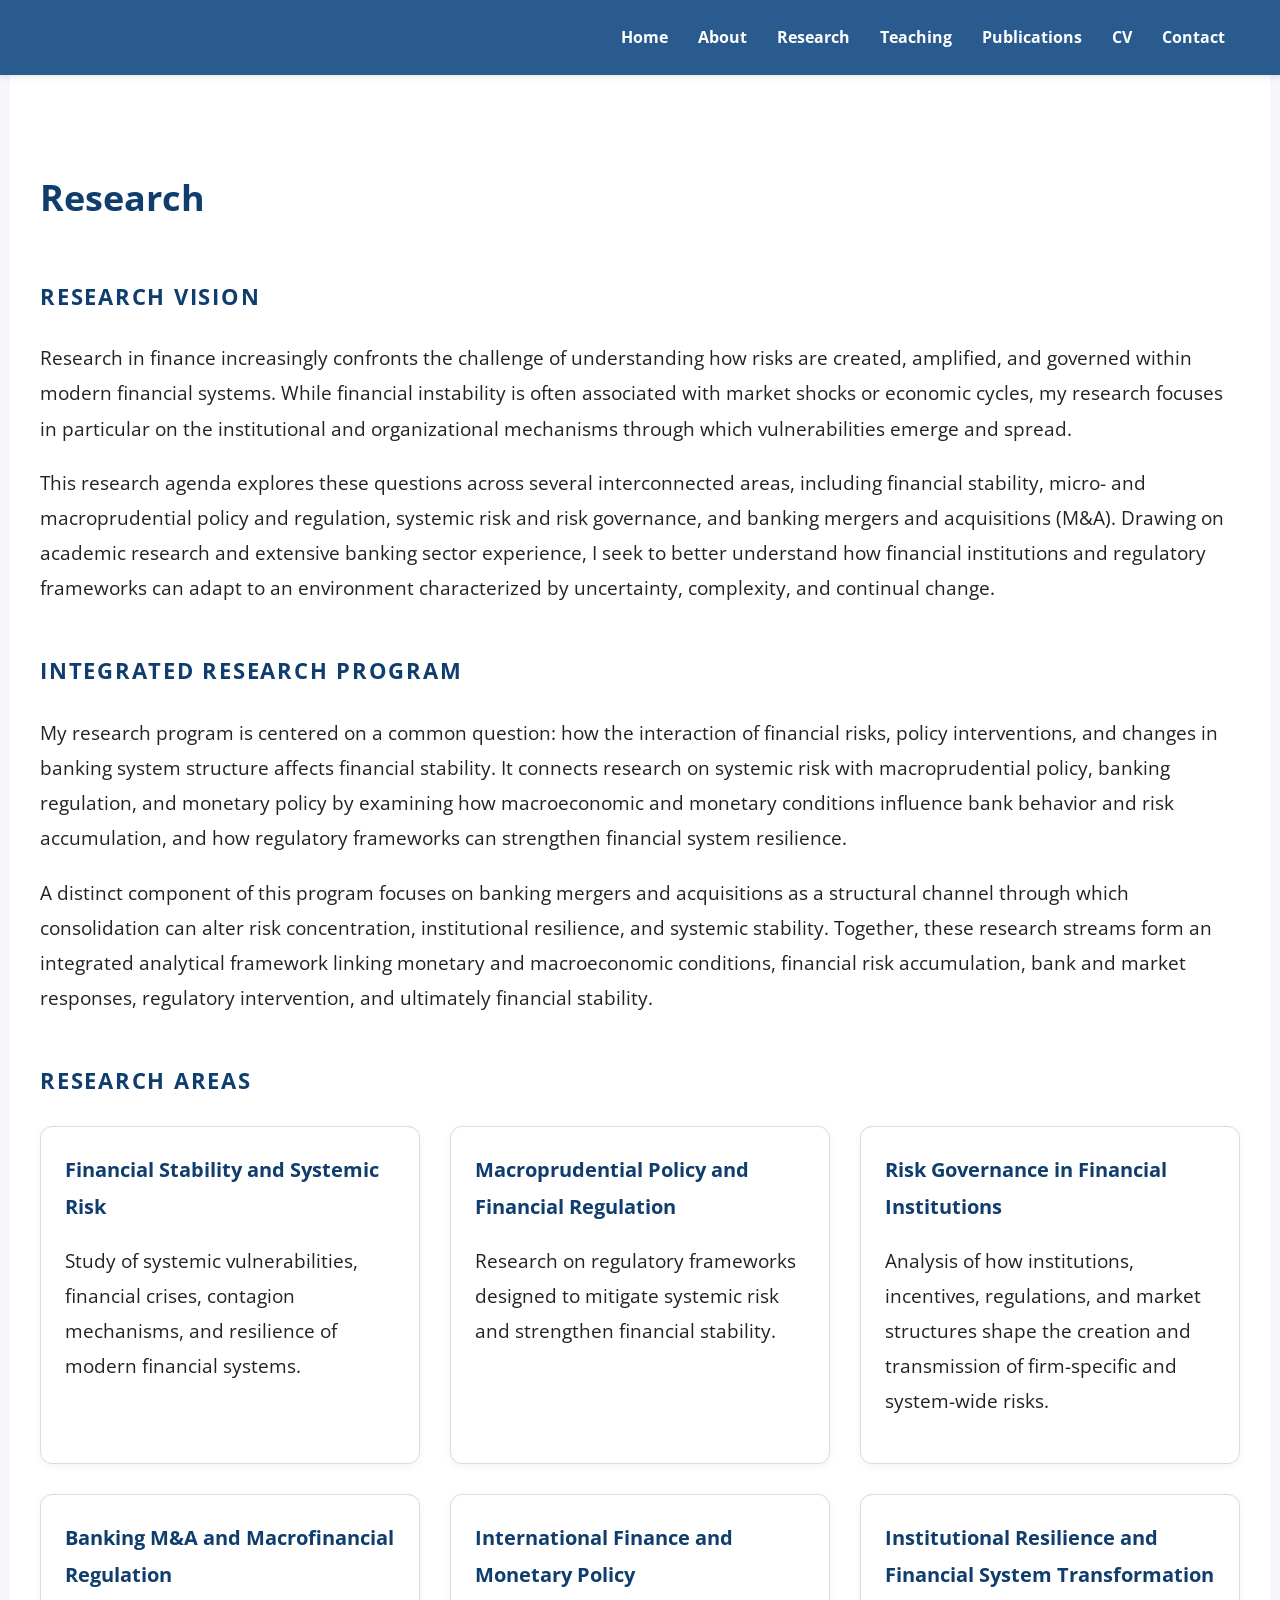
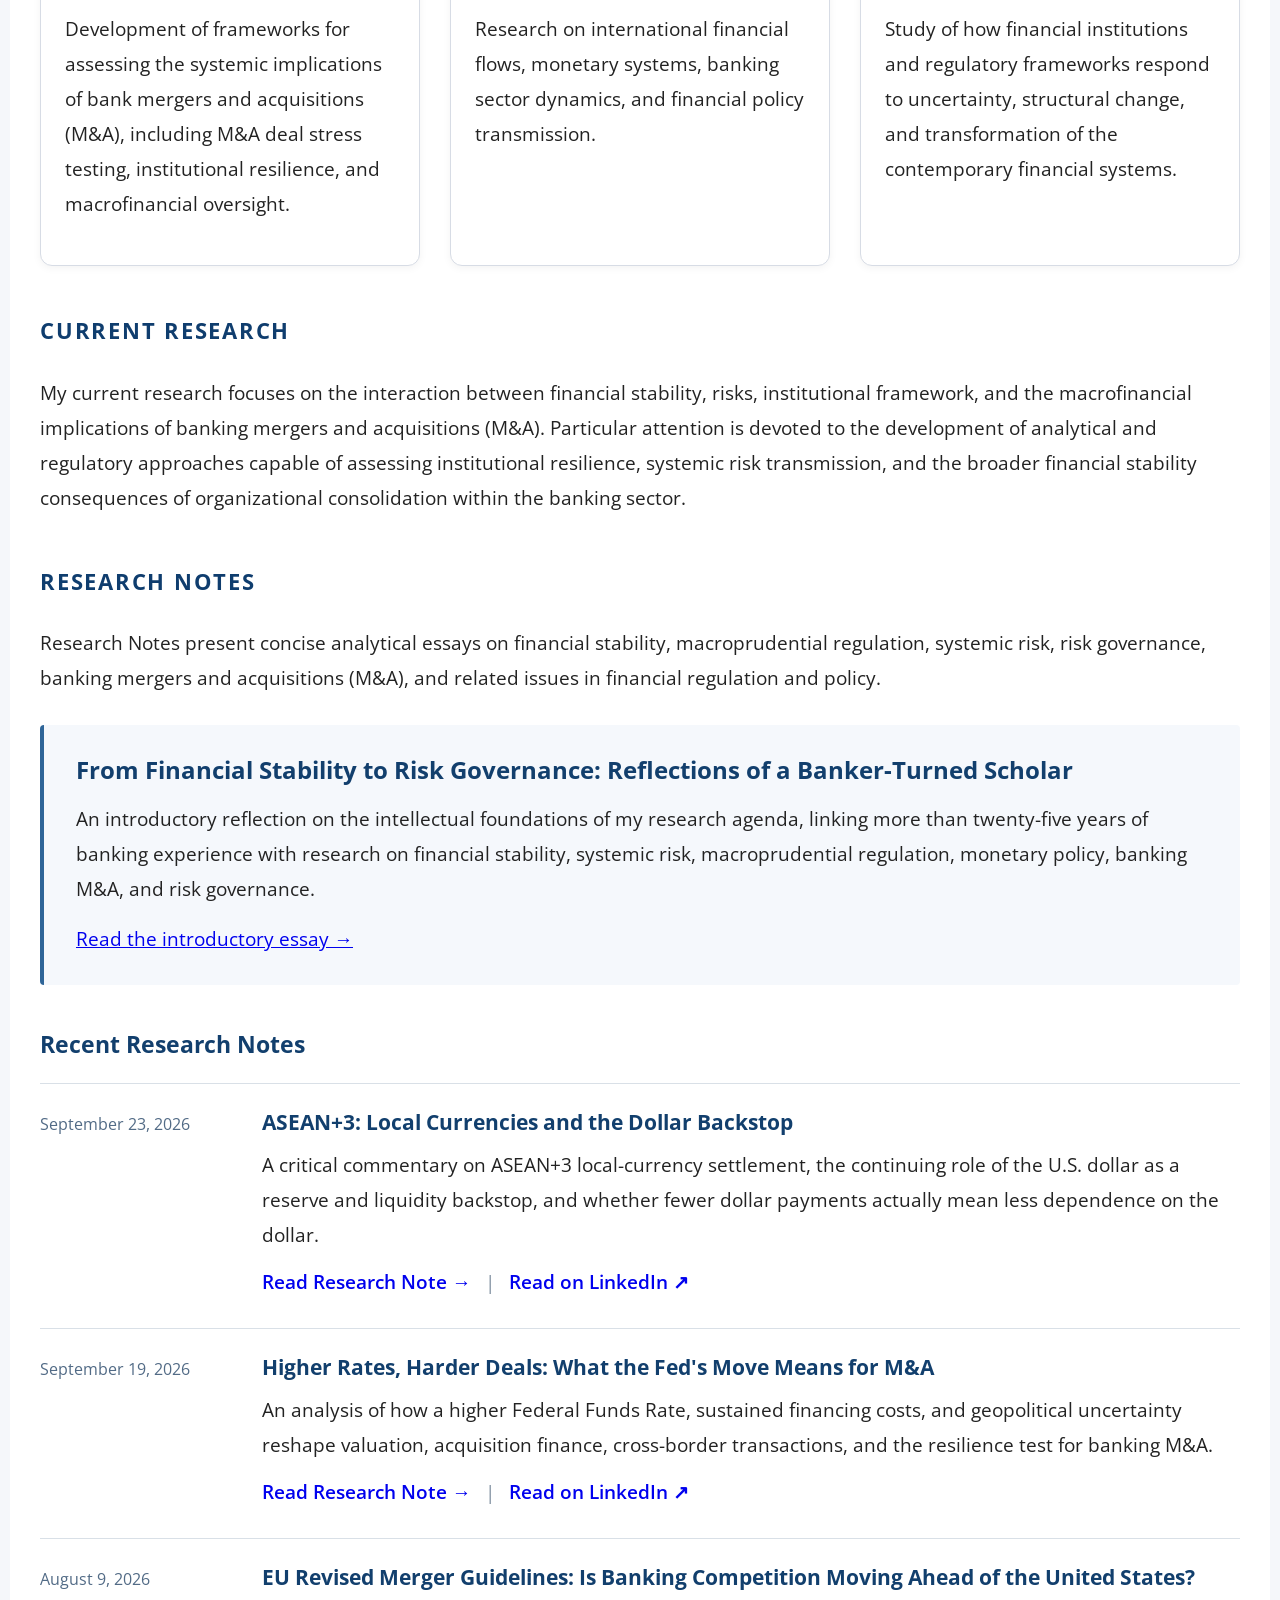
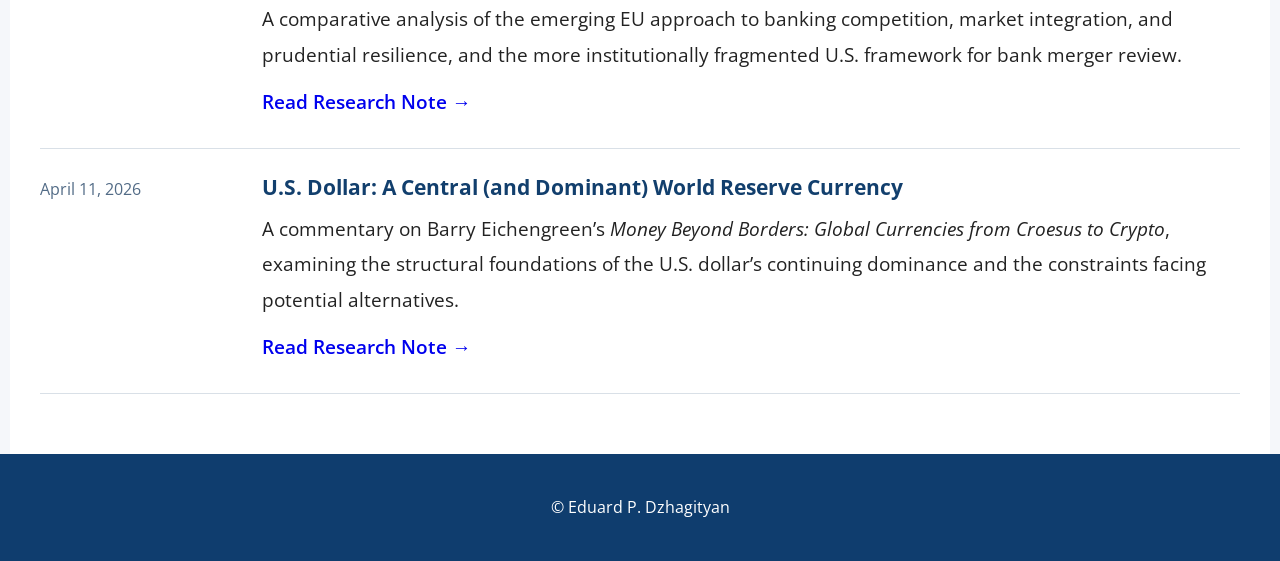
<file: research.html>
<!DOCTYPE html>
<html lang="en">
<head>
<meta charset="UTF-8">
<meta name="viewport" content="width=device-width, initial-scale=1.0">
<title>Research | Eduard P. Dzhagityan</title>
<link rel="stylesheet" href="style.css">
</head>
<body>

<nav>
<a href="index.html">Home</a>
<a href="about.html">About</a>
<a href="research.html">Research</a>
<a href="teaching.html">Teaching</a>
<a href="publications.html">Publications</a>
<a href="cv.html">CV</a>
<a href="contact.html">Contact</a>
</nav>

<section class="page-section">

<h1>Research</h1>

<h2>Research Vision</h2>

<p>
Research in finance increasingly confronts the challenge of understanding how risks are created,
amplified, and governed within modern financial systems. While financial instability is often
associated with market shocks or economic cycles, my research focuses in particular on the
institutional and organizational mechanisms through which vulnerabilities emerge and spread.
</p>

<p>
This research agenda explores these questions across several interconnected areas, including financial stability, micro- and macroprudential policy and regulation, systemic risk and risk governance, and banking mergers and acquisitions (M&A). Drawing on academic research and extensive banking sector experience, I seek to better understand how financial institutions and regulatory frameworks can adapt to an environment characterized by uncertainty, complexity, and continual change.
</p>

<h2>Integrated Research Program</h2>

<p>
    My research program is centered on a common question: how the interaction
    of financial risks, policy interventions, and changes in banking system
    structure affects financial stability. It connects research on systemic
    risk with macroprudential policy, banking regulation, and monetary policy
    by examining how macroeconomic and monetary conditions influence bank
    behavior and risk accumulation, and how regulatory frameworks can
    strengthen financial system resilience.
</p>

<p>
    A distinct component of this program focuses on banking mergers and
    acquisitions as a structural channel through which consolidation can alter
    risk concentration, institutional resilience, and systemic stability.
    Together, these research streams form an integrated analytical framework
    linking monetary and macroeconomic conditions, financial risk accumulation,
    bank and market responses, regulatory intervention, and ultimately
    financial stability.
</p>  
<h2>Research Areas</h2>

<div class="cards">

<div class="card">
<h3>Financial Stability and Systemic Risk</h3>
<p>
Study of systemic vulnerabilities, financial crises, contagion mechanisms, and resilience of
modern financial systems.
</p>
</div>

<div class="card">
<h3>Macroprudential Policy and Financial Regulation</h3>
<p>
Research on regulatory frameworks designed to mitigate systemic risk and strengthen financial
stability.
</p>
</div>

<div class="card">
<h3>Risk Governance in Financial Institutions</h3>
<p>
Analysis of how institutions, incentives, regulations, and market structures shape the creation
and transmission of firm-specific and system-wide risks.
</p>
</div>

<div class="card">
<h3>Banking M&A and Macrofinancial Regulation</h3>
<p>
Development of frameworks for assessing the systemic implications of bank mergers and
acquisitions (M&A), including M&A deal stress testing, institutional resilience, and macrofinancial
oversight.
</p>
</div>

<div class="card">
<h3>International Finance and Monetary Policy</h3>
<p>
Research on international financial flows, monetary systems, banking sector dynamics, and
financial policy transmission.
</p>
</div>

<div class="card">
<h3>Institutional Resilience and Financial System Transformation</h3>
<p>
Study of how financial institutions and regulatory frameworks respond to uncertainty,
structural change, and transformation of the contemporary financial systems.
</p>
</div>

</div>

<h2>Current Research</h2>

<p>
My current research focuses on the interaction between financial stability, risks, institutional framework,
and the macrofinancial implications of banking mergers and acquisitions (M&A). Particular attention is
devoted to the development of analytical and regulatory approaches capable of assessing
institutional resilience, systemic risk transmission, and the broader financial stability
consequences of organizational consolidation within the banking sector.
</p>

<h2>Research Notes</h2>

<p>
Research Notes present concise analytical essays on financial stability,
macroprudential regulation, systemic risk, risk governance, banking mergers
and acquisitions (M&A), and related issues in financial regulation and policy.
</p>

<div class="intro-note">

  <h3>
    From Financial Stability to Risk Governance:
    Reflections of a Banker-Turned Scholar
  </h3>

  <p>
    An introductory reflection on the intellectual foundations of my research
    agenda, linking more than twenty-five years of banking experience with
    research on financial stability, systemic risk, macroprudential regulation,
    monetary policy, banking M&A, and risk governance.
  </p>

  <p>
    <a href="https://www.linkedin.com/pulse/from-financial-stability-risk-governance-reflections-dzhagityan-haykc/">
      Read the introductory essay →
    </a>
  </p>

</div>

<h3 class="notes-subheading">Recent Research Notes</h3>

<div class="research-notes-list">

  <article class="research-note-item">

    <div class="research-note-date">September 23, 2026</div>

    <div class="research-note-content">
      <h3>
        ASEAN+3: Local Currencies and the Dollar Backstop
      </h3>

      <p>
        A critical commentary on ASEAN+3 local-currency settlement, the continuing role of the U.S. dollar as a reserve and liquidity backstop, and whether fewer dollar payments actually mean less dependence on the dollar.
      </p>

      <a class="research-note-link"
         href="research-notes/asean3-local-currencies-dollar-backstop.html">
        Read Research Note →
      </a>
      <span class="research-note-separator">|</span>
      <a class="research-note-link"
         href="https://www.linkedin.com/pulse/asean3-local-currencies-dollar-backstop-eduard-dzhagityan-m8rpc"
         target="_blank" rel="noopener noreferrer">
        Read on LinkedIn ↗
      </a>
    </div>

  </article>


  <article class="research-note-item">

    <div class="research-note-date">September 19, 2026</div>

    <div class="research-note-content">
      <h3>
        Higher Rates, Harder Deals: What the Fed's Move Means for M&amp;A
      </h3>

      <p>
        An analysis of how a higher Federal Funds Rate, sustained financing costs,
        and geopolitical uncertainty reshape valuation, acquisition finance,
        cross-border transactions, and the resilience test for banking M&amp;A.
      </p>

      <a class="research-note-link"
         href="research-notes/higher-rates-harder-deals.html">
        Read Research Note →
      </a>
      <span class="research-note-separator">|</span>
      <a class="research-note-link"
         href="https://www.linkedin.com/pulse/higher-rates-harder-deals-what-feds-move-means-ma-eduard-dzhagityan-rapbc/"
         target="_blank" rel="noopener noreferrer">
        Read on LinkedIn ↗
      </a>
    </div>

  </article>

  <article class="research-note-item">

    <div class="research-note-date">August 9, 2026</div>

    <div class="research-note-content">
      <h3>
        EU Revised Merger Guidelines: Is Banking Competition Moving Ahead of the United States?
      </h3>

      <p>
        A comparative analysis of the emerging EU approach to banking competition,
        market integration, and prudential resilience, and the more institutionally
        fragmented U.S. framework for bank merger review.
      </p>

      <a class="research-note-link"
         href="research-notes/eu-revised-merger-guidelines.html">
        Read Research Note →
      </a>
    </div>

  </article>

  <article class="research-note-item">

    <div class="research-note-date">April 11, 2026</div>

    <div class="research-note-content">
      <h3>
        U.S. Dollar: A Central (and Dominant) World Reserve Currency
      </h3>

      <p>
        A commentary on Barry Eichengreen’s
        <em>Money Beyond Borders: Global Currencies from Croesus to Crypto</em>,
        examining the structural foundations of the U.S. dollar’s continuing
        dominance and the constraints facing potential alternatives.
      </p>

      <a class="research-note-link"
         href="https://www.linkedin.com/pulse/dollar-remain-worlds-dominant-currency-berkeleyecon-xax5c/">
        Read Research Note →
      </a>
    </div>

  </article>

</div>
</section>

<footer>
© Eduard P. Dzhagityan
</footer>

</body>
</html>
</file>
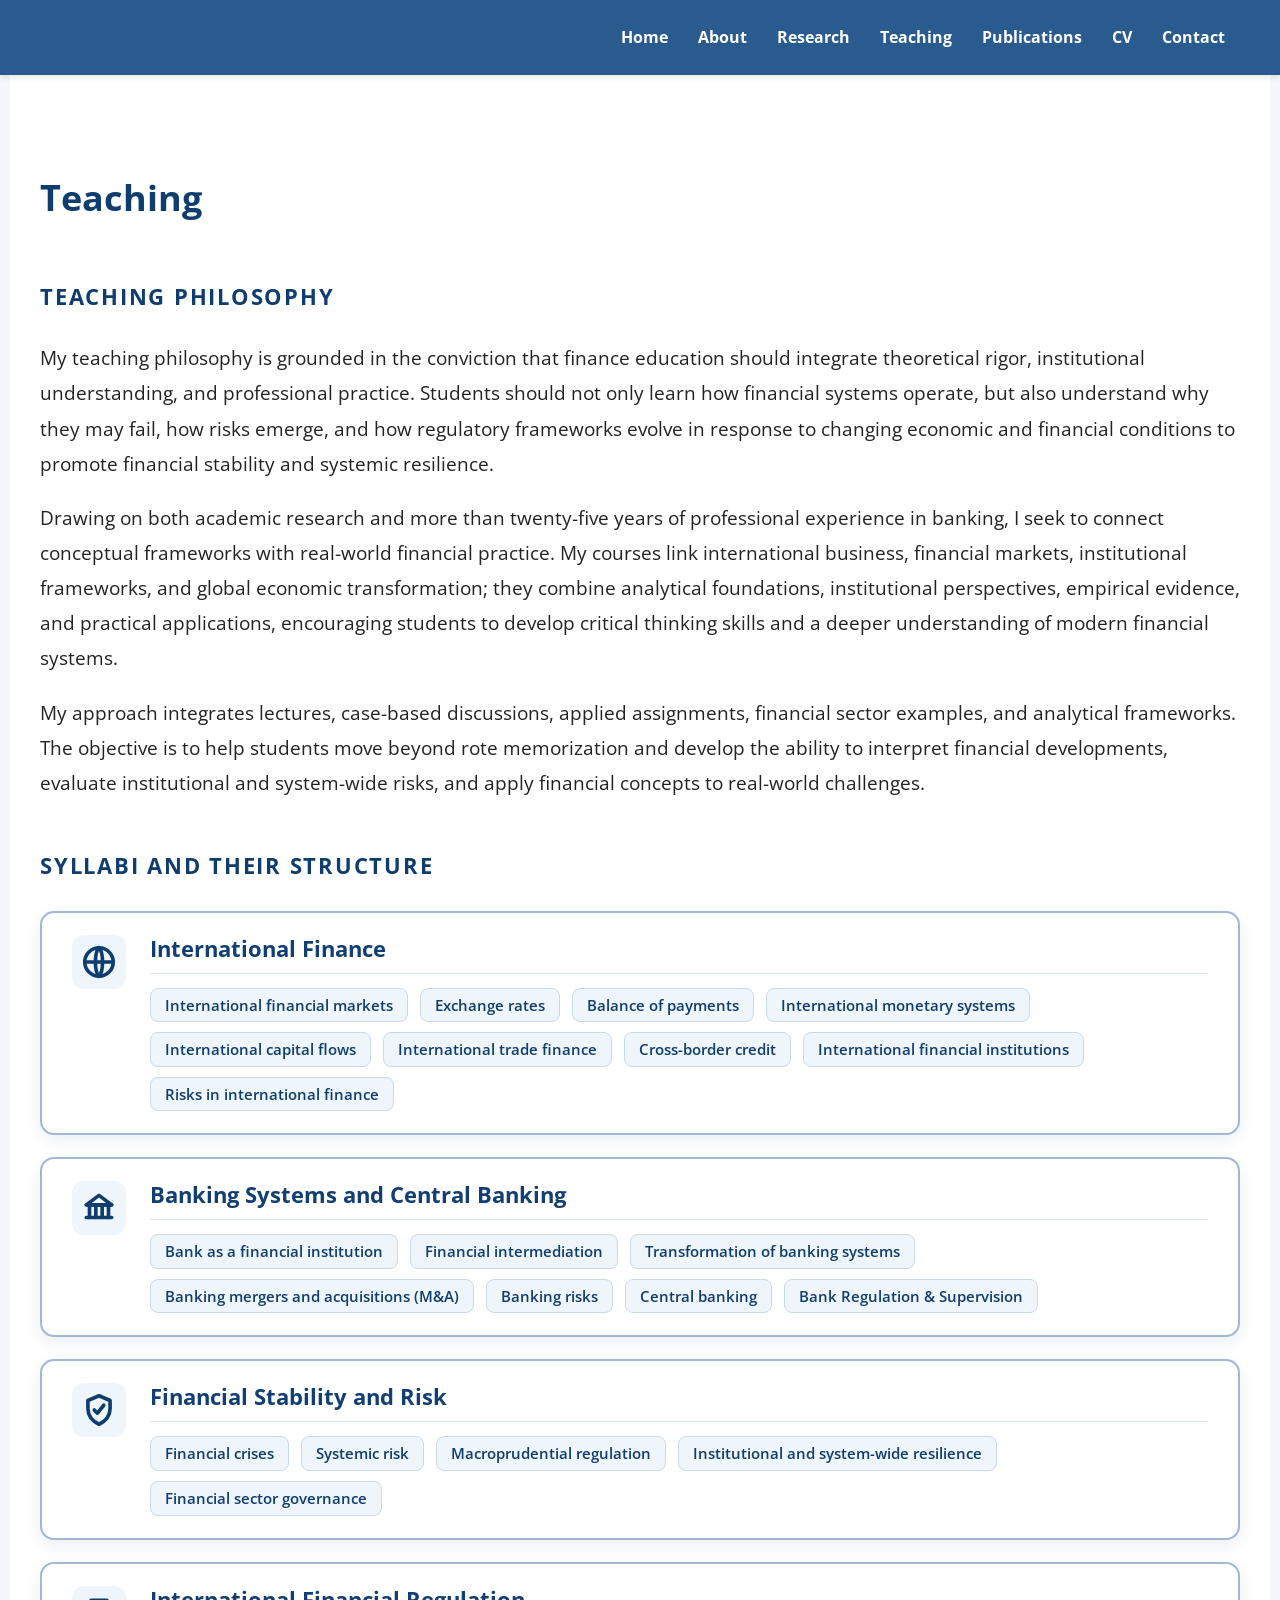
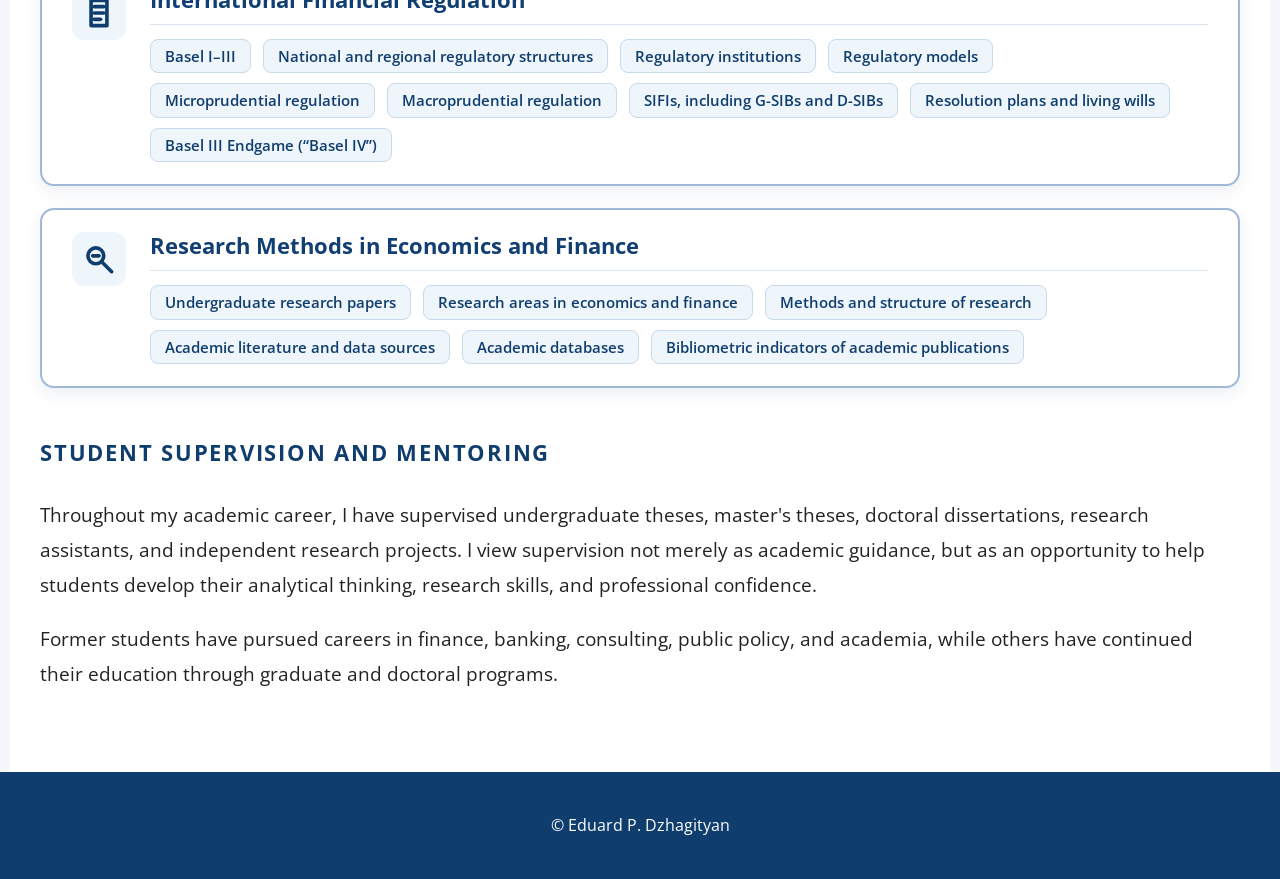
<file: teaching.html>
<!DOCTYPE html>
<html lang="en">
<head>
<meta charset="UTF-8">
<meta name="viewport" content="width=device-width, initial-scale=1.0">
<title>Teaching | Eduard P. Dzhagityan</title>
<link rel="stylesheet" href="style.css">
</head>

<body>

<nav>
<a href="index.html">Home</a>
<a href="about.html">About</a>
<a href="research.html">Research</a>
<a href="teaching.html">Teaching</a>
<a href="publications.html">Publications</a>
<a href="cv.html">CV</a>
<a href="contact.html">Contact</a>
</nav>

<section class="page-section">

<h1>Teaching</h1>

<h2>Teaching Philosophy</h2>

<p>
My teaching philosophy is grounded in the conviction that finance education should integrate
theoretical rigor, institutional understanding, and professional practice. Students should not only
learn how financial systems operate, but also understand why they may fail, how risks emerge, and
how regulatory frameworks evolve in response to changing economic and financial conditions to
promote financial stability and systemic resilience.
</p>

<p>
Drawing on both academic research and more than twenty-five years of professional experience in
banking, I seek to connect conceptual frameworks with real-world financial practice. My courses
link international business, financial markets, institutional frameworks, and global economic
transformation; they combine analytical foundations, institutional perspectives, empirical
evidence, and practical applications, encouraging students to develop critical thinking skills
and a deeper understanding of modern financial systems.
</p>

<p>
My approach integrates lectures, case-based discussions, applied assignments, financial sector
examples, and analytical frameworks. The objective is to help students move beyond rote
memorization and develop the ability to interpret financial developments, evaluate institutional
and system-wide risks, and apply financial concepts to real-world challenges.
</p>

<h2>Syllabi and Their Structure</h2>

<div class="course-block">
    <div class="course-icon" aria-hidden="true">
        <svg viewBox="0 0 24 24">
            <circle cx="12" cy="12" r="9"></circle>
            <path d="M3 12h18"></path>
            <path d="M12 3c3 3 3 15 0 18"></path>
            <path d="M12 3c-3 3-3 15 0 18"></path>
        </svg>
    </div>
    <div class="course-content">
        <h3>International Finance</h3>
        <div class="course-topics">
            <span class="topic-tag">International financial markets</span>
            <span class="topic-tag">Exchange rates</span>
            <span class="topic-tag">Balance of payments</span>
            <span class="topic-tag">International monetary systems</span>
            <span class="topic-tag">International capital flows</span>
            <span class="topic-tag">International trade finance</span>
            <span class="topic-tag">Cross-border credit</span>
            <span class="topic-tag">International financial institutions</span>
            <span class="topic-tag">Risks in international finance</span>
        </div>
    </div>
</div>

<div class="course-block">
    <div class="course-icon" aria-hidden="true">
        <svg viewBox="0 0 24 24">
            <path d="M4 10h16"></path>
            <path d="M6 10v8"></path>
            <path d="M10 10v8"></path>
            <path d="M14 10v8"></path>
            <path d="M18 10v8"></path>
            <path d="M4 18h16"></path>
            <path d="M12 4l8 6H4z"></path>
        </svg>
    </div>
    <div class="course-content">
        <h3>Banking Systems and Central Banking</h3>
        <div class="course-topics">
            <span class="topic-tag">Bank as a financial institution</span>
            <span class="topic-tag">Financial intermediation</span>
            <span class="topic-tag">Transformation of banking systems</span>
            <span class="topic-tag">Banking mergers and acquisitions (M&amp;A)</span>
            <span class="topic-tag">Banking risks</span>
            <span class="topic-tag">Central banking</span>
            <span class="topic-tag">Bank Regulation &amp; Supervision</span>
        </div>
    </div>
</div>

<div class="course-block">
    <div class="course-icon" aria-hidden="true">
        <svg viewBox="0 0 24 24">
            <path d="M12 3l7 3v5c0 5-3 8-7 10-4-2-7-5-7-10V6z"></path>
            <path d="M9 12l2 2 4-5"></path>
        </svg>
    </div>
    <div class="course-content">
        <h3>Financial Stability and Risk</h3>
        <div class="course-topics">
            <span class="topic-tag">Financial crises</span>
            <span class="topic-tag">Systemic risk</span>
            <span class="topic-tag">Macroprudential regulation</span>
            <span class="topic-tag">Institutional and system-wide resilience</span>
            <span class="topic-tag">Financial sector governance</span>
        </div>
    </div>
</div>

<div class="course-block">
    <div class="course-icon" aria-hidden="true">
        <svg viewBox="0 0 24 24">
            <path d="M7 4h10v16H7z"></path>
            <path d="M9 8h6"></path>
            <path d="M9 12h6"></path>
            <path d="M9 16h4"></path>
        </svg>
    </div>
    <div class="course-content">
        <h3>International Financial Regulation</h3>
        <div class="course-topics">
            <span class="topic-tag">Basel I–III</span>
            <span class="topic-tag">National and regional regulatory structures</span>
            <span class="topic-tag">Regulatory institutions</span>
            <span class="topic-tag">Regulatory models</span>
            <span class="topic-tag">Microprudential regulation</span>
            <span class="topic-tag">Macroprudential regulation</span>
            <span class="topic-tag">SIFIs, including G-SIBs and D-SIBs</span>
            <span class="topic-tag">Resolution plans and living wills</span>
            <span class="topic-tag">Basel III Endgame (“Basel IV”)</span>
        </div>
    </div>
</div>

<div class="course-block">
    <div class="course-icon" aria-hidden="true">
        <svg viewBox="0 0 24 24">
            <circle cx="10" cy="10" r="5"></circle>
            <path d="M14 14l6 6"></path>
            <path d="M8 10h4"></path>
        </svg>
    </div>
    <div class="course-content">
        <h3>Research Methods in Economics and Finance</h3>
        <div class="course-topics">
            <span class="topic-tag">Undergraduate research papers</span>
            <span class="topic-tag">Research areas in economics and finance</span>
            <span class="topic-tag">Methods and structure of research</span>
            <span class="topic-tag">Academic literature and data sources</span>
            <span class="topic-tag">Academic databases</span>
            <span class="topic-tag">Bibliometric indicators of academic publications</span>
        </div>
    </div>
</div>
    
<h2>Student Supervision and Mentoring</h2>

<p>
Throughout my academic career, I have supervised undergraduate theses, master's theses,
doctoral dissertations, research assistants, and independent research projects. I view
supervision not merely as academic guidance, but as an opportunity to help students develop
their analytical thinking, research skills, and professional confidence.
</p>

<p>
Former students have pursued careers in finance, banking, consulting, public policy, and academia,
while others have continued their education through graduate and doctoral programs.
</p>

</section>

<footer>
© Eduard P. Dzhagityan
</footer>

</body>
</html>
</file>
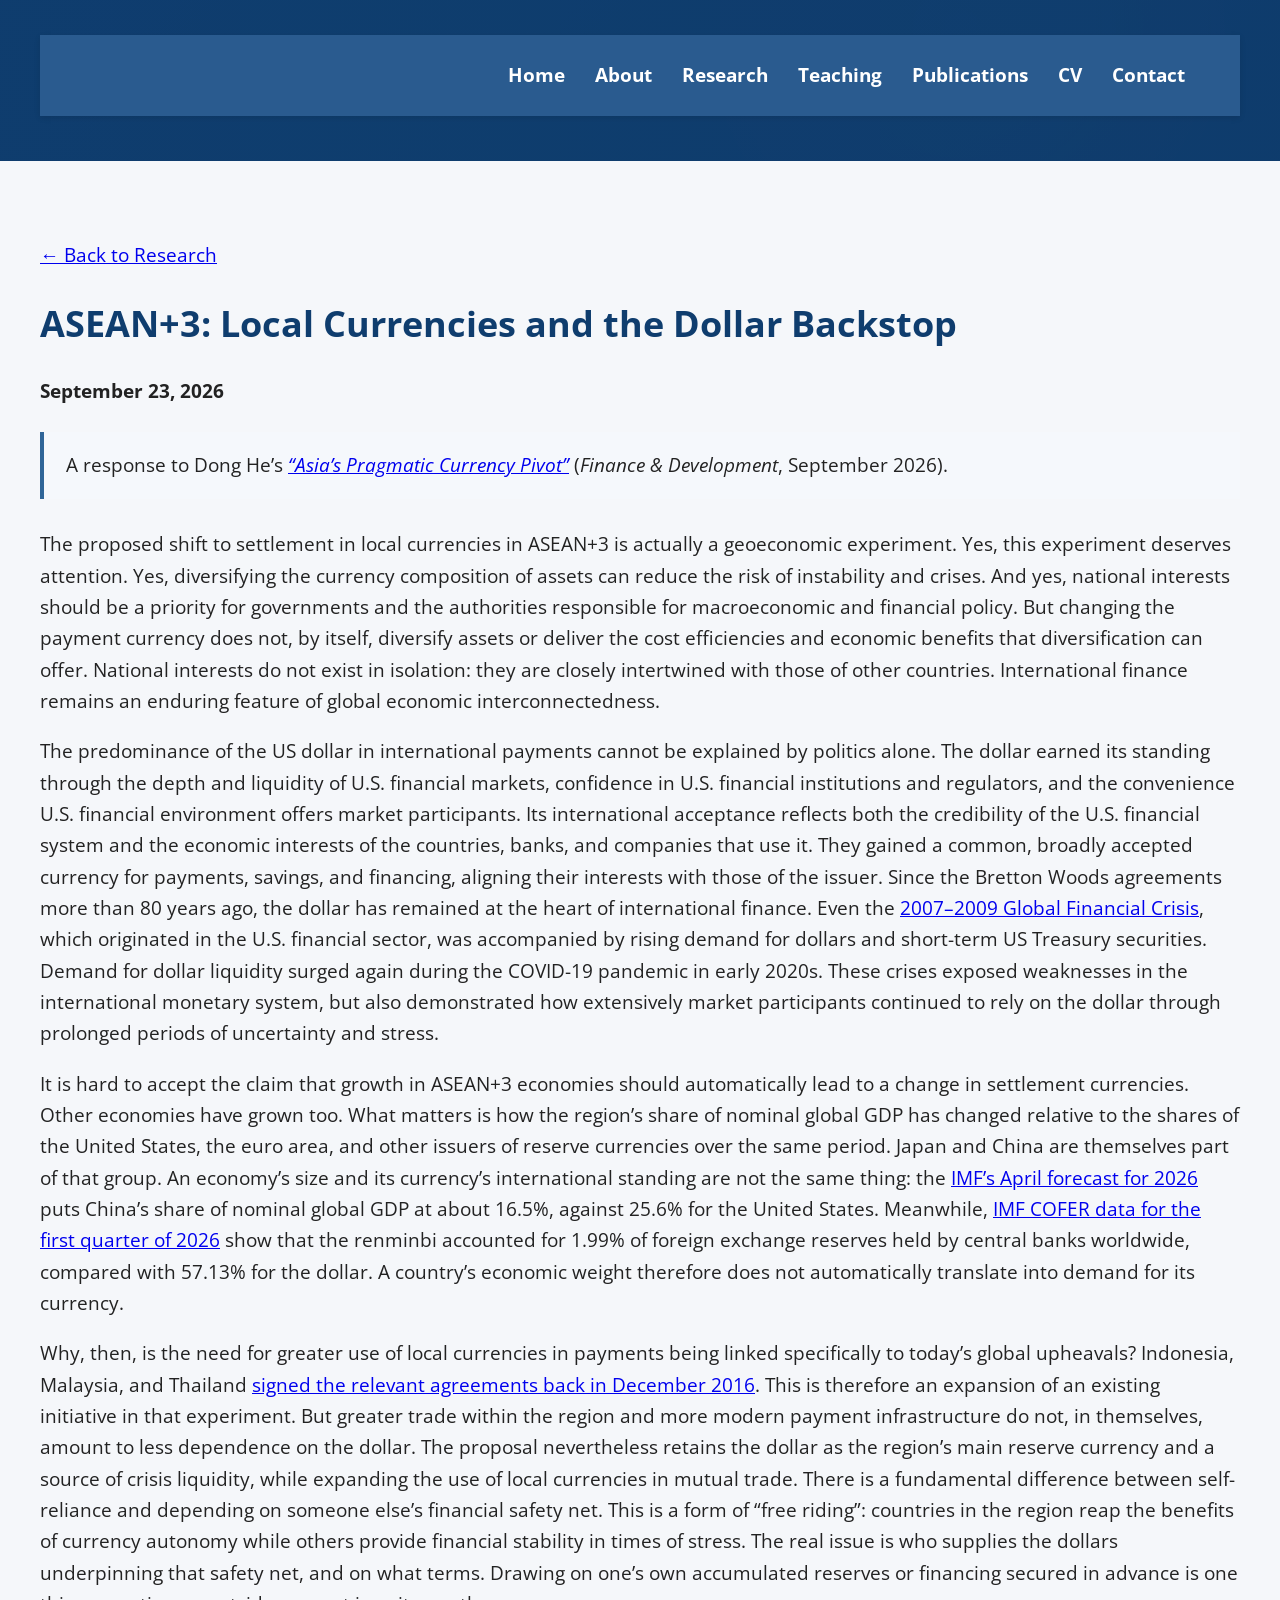
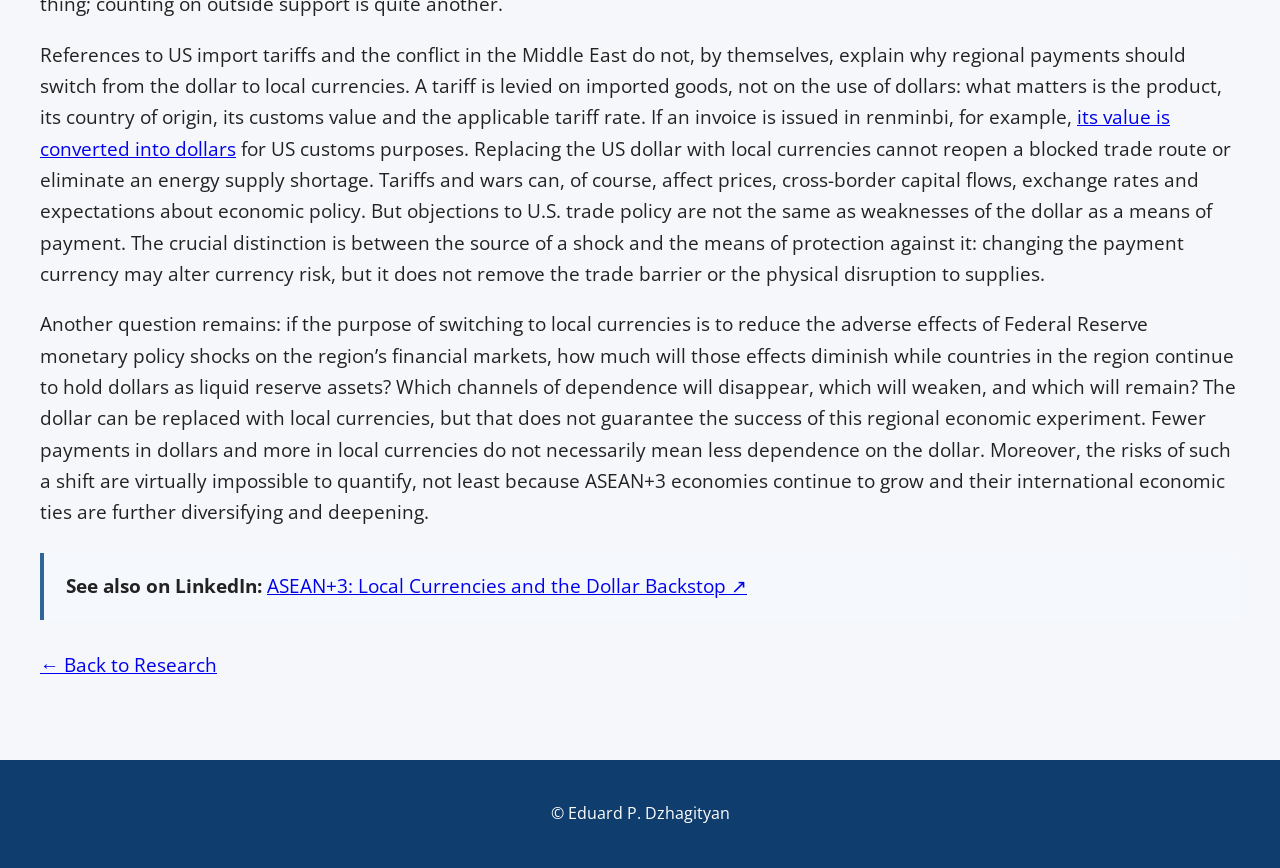
<file: research-notes/asean3-local-currencies-dollar-backstop.html>
<!DOCTYPE html>
<html lang="en">
<head>
<meta charset="UTF-8">
<meta name="viewport" content="width=device-width, initial-scale=1.0">
<title>ASEAN+3: Local Currencies and the Dollar Backstop | Eduard P. Dzhagityan</title>
<meta name="description" content="A research note on ASEAN+3 local-currency settlement, dollar dependence, reserve currencies, tariffs, and Federal Reserve policy transmission.">
<link rel="stylesheet" href="../style.css">
<style>
main section { font-size: 19px; line-height: 1.65; }
main section p { font-size: 19px; line-height: 1.65; }
main section h1 { font-size: 36px; line-height: 1.25; }
.source-note { padding:18px 22px; margin:24px 0 30px; background:#f5f8fc; border-left:4px solid #2f6598; }
.source-note p { margin:0; }
@media (max-width:700px){ main section,main section p{font-size:17px;} main section h1{font-size:30px;} }
</style>
</head>
<body>
<header><nav>
<a href="../index.html">Home</a><a href="../about.html">About</a><a href="../research.html">Research</a><a href="../teaching.html">Teaching</a><a href="../publications.html">Publications</a><a href="../cv.html">CV</a><a href="../contact.html">Contact</a>
</nav></header>
<main><section>
<p><a href="../research.html">← Back to Research</a></p>
<h1>ASEAN+3: Local Currencies and the Dollar Backstop</h1>
<p><strong>September 23, 2026</strong></p>
<div class="source-note"><p>A response to Dong He’s <a href="https://www.imf.org/en/publications/fandd/issues/2026/09/asias-pragmatic-currency-pivot-dong-he" target="_blank" rel="noopener noreferrer"><em>“Asia’s Pragmatic Currency Pivot”</em></a> (<em>Finance &amp; Development</em>, September 2026).</p></div>

<p>The proposed shift to settlement in local currencies in ASEAN+3 is actually a geoeconomic experiment. Yes, this experiment deserves attention. Yes, diversifying the currency composition of assets can reduce the risk of instability and crises. And yes, national interests should be a priority for governments and the authorities responsible for macroeconomic and financial policy. But changing the payment currency does not, by itself, diversify assets or deliver the cost efficiencies and economic benefits that diversification can offer. National interests do not exist in isolation: they are closely intertwined with those of other countries. International finance remains an enduring feature of global economic interconnectedness.</p>

<p>The predominance of the US dollar in international payments cannot be explained by politics alone. The dollar earned its standing through the depth and liquidity of U.S. financial markets, confidence in U.S. financial institutions and regulators, and the convenience U.S. financial environment offers market participants. Its international acceptance reflects both the credibility of the U.S. financial system and the economic interests of the countries, banks, and companies that use it. They gained a common, broadly accepted currency for payments, savings, and financing, aligning their interests with those of the issuer. Since the Bretton Woods agreements more than 80 years ago, the dollar has remained at the heart of international finance. Even the <a href="https://www.federalreserve.gov/newsevents/speech/waller20240215a.htm" target="_blank" rel="noopener noreferrer">2007–2009 Global Financial Crisis</a>, which originated in the U.S. financial sector, was accompanied by rising demand for dollars and short-term US Treasury securities. Demand for dollar liquidity surged again during the COVID-19 pandemic in early 2020s. These crises exposed weaknesses in the international monetary system, but also demonstrated how extensively market participants continued to rely on the dollar through prolonged periods of uncertainty and stress.</p>

<p>It is hard to accept the claim that growth in ASEAN+3 economies should automatically lead to a change in settlement currencies. Other economies have grown too. What matters is how the region’s share of nominal global GDP has changed relative to the shares of the United States, the euro area, and other issuers of reserve currencies over the same period. Japan and China are themselves part of that group. An economy’s size and its currency’s international standing are not the same thing: the <a href="https://www.imf.org/external/datamapper/NGDPD@WEO/USA/CHN/WEOWORLD" target="_blank" rel="noopener noreferrer">IMF’s April forecast for 2026</a> puts China’s share of nominal global GDP at about 16.5%, against 25.6% for the United States. Meanwhile, <a href="https://data.imf.org/en/news/imf%20data%20brief%20july%201" target="_blank" rel="noopener noreferrer">IMF COFER data for the first quarter of 2026</a> show that the renminbi accounted for 1.99% of foreign exchange reserves held by central banks worldwide, compared with 57.13% for the dollar. A country’s economic weight therefore does not automatically translate into demand for its currency.</p>

<p>Why, then, is the need for greater use of local currencies in payments being linked specifically to today’s global upheavals? Indonesia, Malaysia, and Thailand <a href="https://www.bi.go.id/en/publikasi/ruang-media/news-release/Pages/sp_197617.aspx" target="_blank" rel="noopener noreferrer">signed the relevant agreements back in December 2016</a>. This is therefore an expansion of an existing initiative in that experiment. But greater trade within the region and more modern payment infrastructure do not, in themselves, amount to less dependence on the dollar. The proposal nevertheless retains the dollar as the region’s main reserve currency and a source of crisis liquidity, while expanding the use of local currencies in mutual trade. There is a fundamental difference between self-reliance and depending on someone else’s financial safety net. This is a form of “free riding”: countries in the region reap the benefits of currency autonomy while others provide financial stability in times of stress. The real issue is who supplies the dollars underpinning that safety net, and on what terms. Drawing on one’s own accumulated reserves or financing secured in advance is one thing; counting on outside support is quite another.</p>

<p>References to US import tariffs and the conflict in the Middle East do not, by themselves, explain why regional payments should switch from the dollar to local currencies. A tariff is levied on imported goods, not on the use of dollars: what matters is the product, its country of origin, its customs value and the applicable tariff rate. If an invoice is issued in renminbi, for example, <a href="https://www.ecfr.gov/current/title-19/chapter-I/part-159/subpart-C/section-159.31" target="_blank" rel="noopener noreferrer">its value is converted into dollars</a> for US customs purposes. Replacing the US dollar with local currencies cannot reopen a blocked trade route or eliminate an energy supply shortage. Tariffs and wars can, of course, affect prices, cross-border capital flows, exchange rates and expectations about economic policy. But objections to U.S. trade policy are not the same as weaknesses of the dollar as a means of payment. The crucial distinction is between the source of a shock and the means of protection against it: changing the payment currency may alter currency risk, but it does not remove the trade barrier or the physical disruption to supplies.</p>

<p>Another question remains: if the purpose of switching to local currencies is to reduce the adverse effects of Federal Reserve monetary policy shocks on the region’s financial markets, how much will those effects diminish while countries in the region continue to hold dollars as liquid reserve assets? Which channels of dependence will disappear, which will weaken, and which will remain? The dollar can be replaced with local currencies, but that does not guarantee the success of this regional economic experiment. Fewer payments in dollars and more in local currencies do not necessarily mean less dependence on the dollar. Moreover, the risks of such a shift are virtually impossible to quantify, not least because ASEAN+3 economies continue to grow and their international economic ties are further diversifying and deepening.</p>

<div class="source-note"><p><strong>See also on LinkedIn:</strong> <a href="https://www.linkedin.com/pulse/asean3-local-currencies-dollar-backstop-eduard-dzhagityan-m8rpc" target="_blank" rel="noopener noreferrer">ASEAN+3: Local Currencies and the Dollar Backstop ↗</a></p></div>
<p><a href="../research.html">← Back to Research</a></p>
</section></main>
<footer>© Eduard P. Dzhagityan</footer>
</body>
</html>
</file>
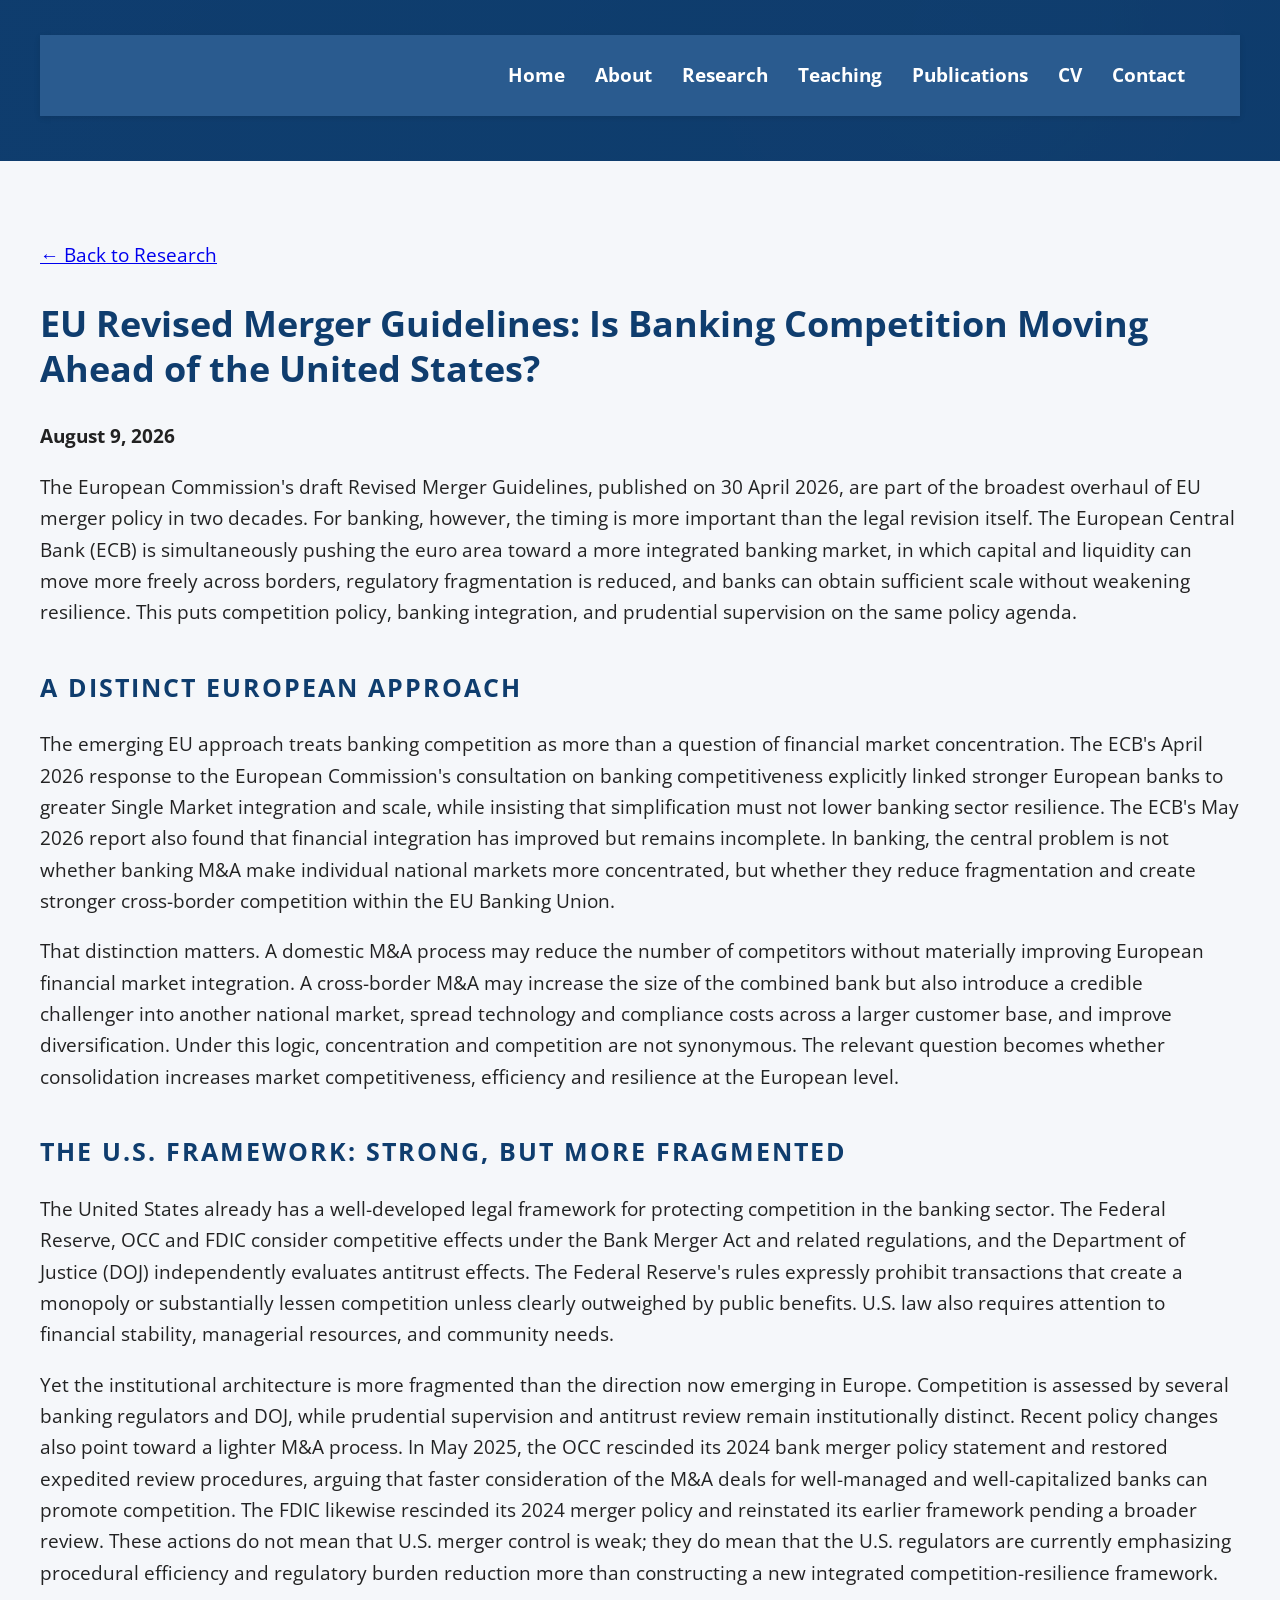
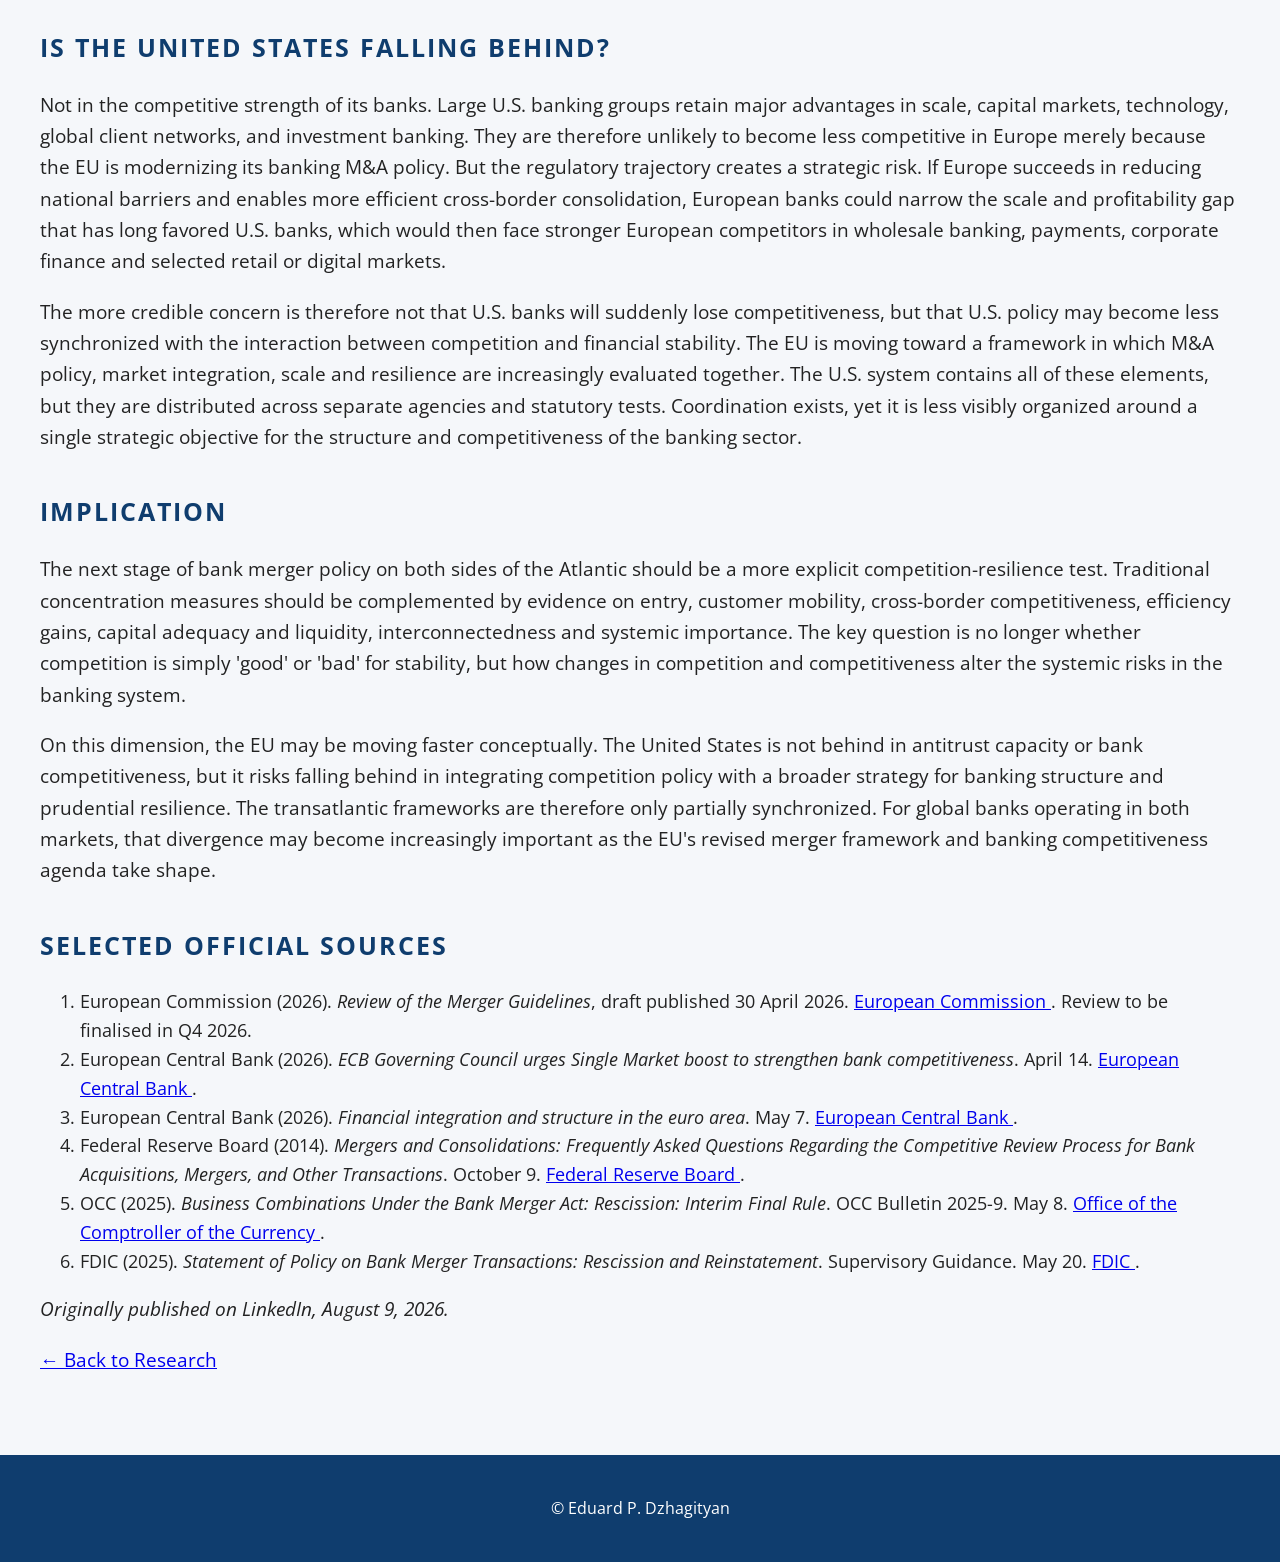
<file: research-notes/eu-revised-merger-guidelines.html>
<!DOCTYPE html>
<html lang="en">

<head>
<meta charset="UTF-8">
<meta name="viewport" content="width=device-width, initial-scale=1.0">

<title>EU Revised Merger Guidelines: Is Banking Competition Moving Ahead of the United States? | Eduard P. Dzhagityan</title>

<meta name="description" content="A comparative analysis of the emerging EU approach to banking competition, market integration and prudential resilience, and the U.S. framework for bank merger review.">

<link rel="stylesheet" href="../style.css">
<style>
main section {
    font-size: 19px;
    line-height: 1.65;
}

main section p {
    font-size: 19px;
    line-height: 1.65;
}

main section li {
    font-size: 18px;
    line-height: 1.6;
}

main section h1 {
    font-size: 36px;
    line-height: 1.25;
}

main section h2 {
    font-size: 25px;
    line-height: 1.35;
    margin-top: 42px;
}
</style>

</head>

<body>

<header>
<nav>
<a href="../index.html">Home</a>
<a href="../about.html">About</a>
<a href="../research.html">Research</a>
<a href="../teaching.html">Teaching</a>
<a href="../publications.html">Publications</a>
<a href="../cv.html">CV</a>
<a href="../contact.html">Contact</a>
</nav>
</header>

<main>

<section>

<p>
<a href="../research.html">← Back to Research</a>
</p>

<h1>
EU Revised Merger Guidelines: Is Banking Competition Moving Ahead of the United States?
</h1>

<p><strong>August 9, 2026</strong></p>

<p>
The European Commission's draft Revised Merger Guidelines, published on
30 April 2026, are part of the broadest overhaul of EU merger policy in two
decades. For banking, however, the timing is more important than the legal
revision itself. The European Central Bank (ECB) is simultaneously pushing
the euro area toward a more integrated banking market, in which capital and
liquidity can move more freely across borders, regulatory fragmentation is
reduced, and banks can obtain sufficient scale without weakening resilience.
This puts competition policy, banking integration, and prudential supervision
on the same policy agenda.
</p>

<h2>A distinct European approach</h2>

<p>
The emerging EU approach treats banking competition as more than a question
of financial market concentration. The ECB's April 2026 response to the
European Commission's consultation on banking competitiveness explicitly
linked stronger European banks to greater Single Market integration and scale,
while insisting that simplification must not lower banking sector resilience.
The ECB's May 2026 report also found that financial integration has improved
but remains incomplete. In banking, the central problem is not whether banking
M&A make individual national markets more concentrated, but whether they
reduce fragmentation and create stronger cross-border competition within the
EU Banking Union.
</p>

<p>
That distinction matters. A domestic M&A process may reduce the number of
competitors without materially improving European financial market integration.
A cross-border M&A may increase the size of the combined bank but also
introduce a credible challenger into another national market, spread technology
and compliance costs across a larger customer base, and improve diversification.
Under this logic, concentration and competition are not synonymous. The
relevant question becomes whether consolidation increases market
competitiveness, efficiency and resilience at the European level.
</p>

<h2>The U.S. framework: strong, but more fragmented</h2>

<p>
The United States already has a well-developed legal framework for protecting
competition in the banking sector. The Federal Reserve, OCC and FDIC consider
competitive effects under the Bank Merger Act and related regulations, and the
Department of Justice (DOJ) independently evaluates antitrust effects. The
Federal Reserve's rules expressly prohibit transactions that create a monopoly
or substantially lessen competition unless clearly outweighed by public
benefits. U.S. law also requires attention to financial stability, managerial
resources, and community needs.
</p>

<p>
Yet the institutional architecture is more fragmented than the direction now
emerging in Europe. Competition is assessed by several banking regulators and
DOJ, while prudential supervision and antitrust review remain institutionally
distinct. Recent policy changes also point toward a lighter M&A process. In
May 2025, the OCC rescinded its 2024 bank merger policy statement and restored
expedited review procedures, arguing that faster consideration of the M&A deals
for well-managed and well-capitalized banks can promote competition. The FDIC
likewise rescinded its 2024 merger policy and reinstated its earlier framework
pending a broader review. These actions do not mean that U.S. merger control
is weak; they do mean that the U.S. regulators are currently emphasizing
procedural efficiency and regulatory burden reduction more than constructing
a new integrated competition-resilience framework.
</p>

<h2>Is the United States falling behind?</h2>

<p>
Not in the competitive strength of its banks. Large U.S. banking groups retain
major advantages in scale, capital markets, technology, global client networks,
and investment banking. They are therefore unlikely to become less competitive
in Europe merely because the EU is modernizing its banking M&A policy. But the
regulatory trajectory creates a strategic risk. If Europe succeeds in reducing
national barriers and enables more efficient cross-border consolidation,
European banks could narrow the scale and profitability gap that has long
favored U.S. banks, which would then face stronger European competitors in
wholesale banking, payments, corporate finance and selected retail or digital
markets.
</p>

<p>
The more credible concern is therefore not that U.S. banks will suddenly lose
competitiveness, but that U.S. policy may become less synchronized with the
interaction between competition and financial stability. The EU is moving
toward a framework in which M&A policy, market integration, scale and resilience
are increasingly evaluated together. The U.S. system contains all of these
elements, but they are distributed across separate agencies and statutory
tests. Coordination exists, yet it is less visibly organized around a single
strategic objective for the structure and competitiveness of the banking
sector.
</p>

<h2>Implication</h2>

<p>
The next stage of bank merger policy on both sides of the Atlantic should be a
more explicit competition-resilience test. Traditional concentration measures
should be complemented by evidence on entry, customer mobility, cross-border
competitiveness, efficiency gains, capital adequacy and liquidity,
interconnectedness and systemic importance. The key question is no longer
whether competition is simply 'good' or 'bad' for stability, but how changes
in competition and competitiveness alter the systemic risks in the banking
system.
</p>

<p>
On this dimension, the EU may be moving faster conceptually. The United States
is not behind in antitrust capacity or bank competitiveness, but it risks
falling behind in integrating competition policy with a broader strategy for
banking structure and prudential resilience. The transatlantic frameworks are
therefore only partially synchronized. For global banks operating in both
markets, that divergence may become increasingly important as the EU's revised
merger framework and banking competitiveness agenda take shape.
</p>

<h2>Selected official sources</h2>

<ol>

<li>
European Commission (2026). <em>Review of the Merger Guidelines</em>,
draft published 30 April 2026.
<a href="https://competition-policy.ec.europa.eu/mergers/review-merger-guidelines_en">
European Commission
</a>.
Review to be finalised in Q4 2026.
</li>

<li>
European Central Bank (2026).
<em>ECB Governing Council urges Single Market boost to strengthen bank competitiveness</em>.
April 14.
<a href="https://www.ecb.europa.eu/press/pr/date/2026/html/ecb.pr260414~ad43db8bb6.en.html">
European Central Bank
</a>.
</li>

<li>
European Central Bank (2026).
<em>Financial integration and structure in the euro area</em>.
May 7.
<a href="https://www.ecb.europa.eu/press/fie/html/ecb.fie202605~c4c6cabe93.en.html">
European Central Bank
</a>.
</li>

<li>
Federal Reserve Board (2014).
<em>Mergers and Consolidations: Frequently Asked Questions Regarding the
Competitive Review Process for Bank Acquisitions, Mergers, and Other Transactions</em>.
October 9.
<a href="https://www.federalreserve.gov/frrs/guidance/frequently-asked-questions-regarding-the-competitive-review-process-for-bank-acquisitions-mergers-and-other-transactions.htm">
Federal Reserve Board
</a>.
</li>

<li>
OCC (2025).
<em>Business Combinations Under the Bank Merger Act: Rescission: Interim Final Rule</em>.
OCC Bulletin 2025-9. May 8.
<a href="https://www.occ.gov/news-issuances/bulletins/2025/bulletin-2025-9.html">
Office of the Comptroller of the Currency
</a>.
</li>

<li>
FDIC (2025).
<em>Statement of Policy on Bank Merger Transactions: Rescission and Reinstatement</em>.
Supervisory Guidance. May 20.
<a href="https://www.fdic.gov/news/financial-institution-letters/2025/statement-policy-bank-merger-transactions-rescission-and">
FDIC
</a>.
</li>

</ol>

<p>
<em>Originally published on LinkedIn, August 9, 2026.</em>
</p>

<p>
<a href="../research.html">← Back to Research</a>
</p>

</section>

</main>

<footer>
© Eduard P. Dzhagityan
</footer>

</body>
</html>
</file>
<file: style.css>
@import url('https://fonts.googleapis.com/css2?family=Open+Sans:wght@400;600;700&display=swap');

body{
    margin:0;
    font-family:"Open Sans", Arial, sans-serif;
    background:#f5f7fa;
    color:#222;
    line-height:1.7;
}

nav{
    background:#2a5b8f;
    padding:24px 40px;
    box-shadow:0 2px 6px rgba(0,0,0,.1);
    position:sticky;
    top:0;
    z-index:10;
    display:flex;
    justify-content:flex-end;
    align-items:center;
}

nav a{
    margin:0 15px;
    text-decoration:none;
    color:white;
    font-weight:bold;
}

nav a:hover{
    color:#8fd3ff;
}

header{
    background:
    linear-gradient(90deg, rgba(15,61,110,0.98) 0%, rgba(15,61,110,0.95) 100%),
    radial-gradient(circle at 75% 18%, rgba(255,255,255,0.08), transparent 28%),
    linear-gradient(135deg, #0f3d6e 0%, #082d55 100%);
    color:white;
    font-size:19px;
    line-height:1.75;
    padding:35px 40px 45px 40px;
    position:relative;
    overflow:hidden;
}

.container{
    max-width:1320px;
    margin:auto;
}

.hero{
    display:flex;
    align-items:flex-start;
    gap:56px;
    flex-wrap:wrap;
    position:relative;
    margin-top:20px;
}

.hero img{
    width:300px;
    border-radius:14px;
    box-shadow:0 12px 30px rgba(0,0,0,.30);
    z-index:1;
}

.hero-text{
    flex:1;
    min-width:300px;
}

.hero-text h1{
    margin:0;
    font-size:34px;
    line-height:1.15;
    font-weight:700;
    color:white;
}

.hero-text h1 .degrees{
    display:block;
    font-size:18px;
    font-weight:600;
    margin-top:8px;
    padding-bottom:10px;
    border-bottom:1px solid rgba(255,255,255,0.55);
    color:#8fd3ff;
    opacity:0.95;
}

.hero-text p{
    font-size:19px;
    margin-bottom:14px;
    line-height:1.75;
}

.hero-highlights{
    display:grid;
    grid-template-columns:1.1fr 1.9fr;
    gap:38px;
    margin-top:38px;
    font-size:15px;
    line-height:1.55;
    align-items:start;
}

.hero-highlights strong{
    font-size:18px;
    display:block;
    margin-bottom:8px;
}

.academic-profiles{
    width:100%;
    max-width:1000px;
    margin:40px auto 0 auto;
    padding-top:12px;
    text-align:left;
    background:none;
    border:none;
    box-shadow:none;
    border-top:1px solid rgba(255,255,255,0.25);
}

.academic-profiles strong{
    display:block;
    font-family:Georgia, serif;
    font-size:22px;
    font-weight:500;
    margin-bottom:8px;
    color:white;
}

.academic-profiles a{
    color:#8fd3ff;
    text-decoration:underline;
    text-decoration-thickness:1px;
    text-underline-offset:3px;
    font-weight:600;
    transition:color .2s ease;
}

.academic-profiles a:hover{
    color:#ffffff;
}

.buttons{
    margin-top:25px;
}

.button{
    display:inline-block;
    margin-right:10px;
    margin-bottom:10px;
    padding:12px 20px;
    background:white;
    color:#0f3d6e;
    text-decoration:none;
    border-radius:6px;
    font-weight:bold;
}

section{
    max-width:1200px;
    margin:auto;
    padding:60px 30px;
}

section.page-section{
    background:white;
    font-size:19px;
    line-height:1.85;
}

h1{
    color:#0f3d6e;
    font-size:36px;
    margin-bottom:30px;
}

h2{
    color:#0f3d6e;
    font-size:22px;
    font-weight:700;
    text-transform:uppercase;
    letter-spacing:.08em;
    margin-top:44px;
    margin-bottom:25px;
}

h3{
    color:#0f3d6e;
    font-size:20px;
    margin-top:28px;
    margin-bottom:8px;
}

.course-block{
    border-left:4px solid #2a5b8f;
    padding-left:18px;
    margin-top:22px;
    margin-bottom:22px;
}

.cards{
    display:grid;
    grid-template-columns:repeat(auto-fit,minmax(280px,1fr));
    gap:30px;
    margin-top:25px;
    margin-bottom:35px;
}

.card{
    background:#ffffff;
    border:1px solid #d7dce5;
    border-radius:12px;
    padding:24px;
    box-shadow:0 2px 8px rgba(0,0,0,.05);
}

.card h3{
    color:#0f3d6e;
    margin-top:0;
}

.highlights-grid{
    display:grid;
    grid-template-columns:repeat(auto-fit,minmax(180px,1fr));
    gap:20px;
    margin:25px 0 35px;
}

.highlight-card{
    background:#ffffff;
    border:1px solid #d7dce5;
    border-radius:12px;
    padding:20px;
    text-align:center;
    box-shadow:0 2px 8px rgba(0,0,0,.05);
}

.highlight-card strong{
    display:block;
    font-size:2rem;
    color:#0f3d6e;
    margin-bottom:8px;
}

.highlight-card span{
    display:block;
    line-height:1.4;
}

ul{
    padding-left:20px;
}

footer{
    text-align:center;
    padding:40px;
    background:#0f3d6e;
    color:white;
}
/* ---------- Teaching page ---------- */

.course-block{
    display:grid;
    grid-template-columns:58px 1fr;
    column-gap:20px;
    align-items:start;

    background:#ffffff;
    border:2px solid #9fb8d8;
    border-radius:14px;
    padding:22px 30px;
    margin:22px 0;

    box-shadow:0 6px 16px rgba(15,61,110,.08);
    transition:all .25s ease;
}
.course-block:hover{
    transform:translateY(-2px);
    box-shadow:0 10px 24px rgba(0,0,0,.08);
}

.course-icon{
    width:54px;
    height:54px;
    border-radius:12px;

    display:flex;
    align-items:center;
    justify-content:center;

    background:#eef5fb;
}

.course-icon svg{
    width:38px;
    height:38px;
    display:block;
}

.course-icon svg *{
    fill:none;
    stroke:#0f3d6e;
    stroke-width:2.3;
    stroke-linecap:round;
    stroke-linejoin:round;
}

.course-content h3{
    margin:0 0 10px 0;
    padding-bottom:10px;

    color:#123f73;
    font-size:1.35rem;
    line-height:1.3;

    border-bottom:1px solid #d9e3ef;
}

.course-content p{
    margin:0;
    line-height:1.9;
    color:#2f3b4a;
    text-wrap:pretty;
}

.course-topics{
    display:flex;
    flex-wrap:wrap;
    gap:10px 12px;
    margin-top:14px;
}

.topic-tag{
    display:inline-block;
    padding:6px 14px;
    background:#eef5fb;
    border:1px solid #c9d9ec;
    border-radius:8px;
    color:#0f3d6e;
    font-size:.95rem;
    font-weight:600;
    line-height:1.35;
}
/* ---------- Website Notice ---------- */

.site-notice{
    background:#fff8e5;
    border-left:5px solid #d4a017;
    border:1px solid #ecd58b;
    border-radius:10px;

    padding:16px 20px;
    margin:18px 0 28px;

    color:#4d3b00;
    font-size:1rem;
    line-height:1.7;
}

.site-notice strong{
    color:#8a5a00;
}

/* ---------- Website Notice ---------- */

.site-notice{
    display:inline-block;

    background:#fff8e5;
    border:1px solid #e3c76d;
    border-left:4px solid #c89b1f;

    border-radius:8px;

    padding:8px 12px;

    margin:10px 0 18px 0;

    color:#4b3b00;

    font-size:.88rem;

    line-height:1.45;

    max-width:720px;
}
.site-notice strong{
    color:#8a5c00;
}

/* ---------- Publications page ---------- */

.publication{
    background:#ffffff;
    border:2px solid #9fb8d8;
    border-radius:14px;
    padding:22px 30px;
    margin:22px 0 22px 42px;
    width:calc(100% - 126px);
    box-sizing:border-box;
    box-shadow:0 6px 16px rgba(15,61,110,.08);
    transition:all .25s ease;
}

.publication:hover{
    transform:translateY(-2px);
    box-shadow:0 10px 24px rgba(0,0,0,.08);
}

.publication h3{
    color:#123f73;
    font-size:1.35rem;
    line-height:1.3;
    margin:0 0 10px 0;
    padding-bottom:10px;
    border-bottom:1px solid #d9e3ef;
}

.publication p{
    margin:0 0 12px 0;
    line-height:1.9;
    color:#2f3b4a;
}

@media (max-width:700px){
    .publication{
        margin:18px 0;
        width:100%;
        padding:20px;
    }

        .publication h3{
        font-size:1.15rem;
        overflow-wrap:anywhere;
    }
    .publication p{
        font-size:1rem;
    }

    h2{
        font-size:1.2rem;
        letter-spacing:.06em;
    }
}
.note{
    background:#f5f7fa;
    border:1px solid #d7dce5;
    border-radius:12px;
    padding:22px;
    margin-top:35px;
}

/* Research Notes */

.intro-note{
    margin:28px 0 38px;
    padding:28px 32px;
    background:#f5f8fc;
    border-left:4px solid #2f6598;
    border-radius:4px;
}

.intro-note h3{
    margin:0 0 16px;
    color:#123f6d;
    font-size:24px;
    line-height:1.4;
}

.intro-note p{
    margin:0 0 14px;
}

.intro-note p:last-child{
    margin-bottom:0;
}

.notes-subheading{
    margin:0 0 18px;
    color:#123f6d;
    font-size:23px;
}

.research-notes-list{
    width:100%;
}

.research-note-item{
    display:grid;
    grid-template-columns:190px 1fr;
    gap:32px;
    padding:24px 0 28px;
    border-bottom:1px solid #d9e0e7;
}

.research-note-item:first-child{
    border-top:1px solid #d9e0e7;
}

.research-note-date{
    color:#526b86;
    font-size:16px;
    padding-top:2px;
}

.research-note-content h3{
    margin:0 0 10px;
    color:#123f6d;
    font-size:21px;
    line-height:1.4;
}

.research-note-content p{
    margin:0 0 12px;
}

.research-note-link{
    font-weight:600;
    text-decoration:none;
}

.research-note-link:hover{
    text-decoration:underline;
}

.research-note-separator{
    color:#8392a3;
    margin:0 9px;
}

@media(max-width:700px){
    .research-note-item{
        grid-template-columns:1fr;
        gap:8px;
    }

    .intro-note{
        padding:22px;
    }
}
</file>
